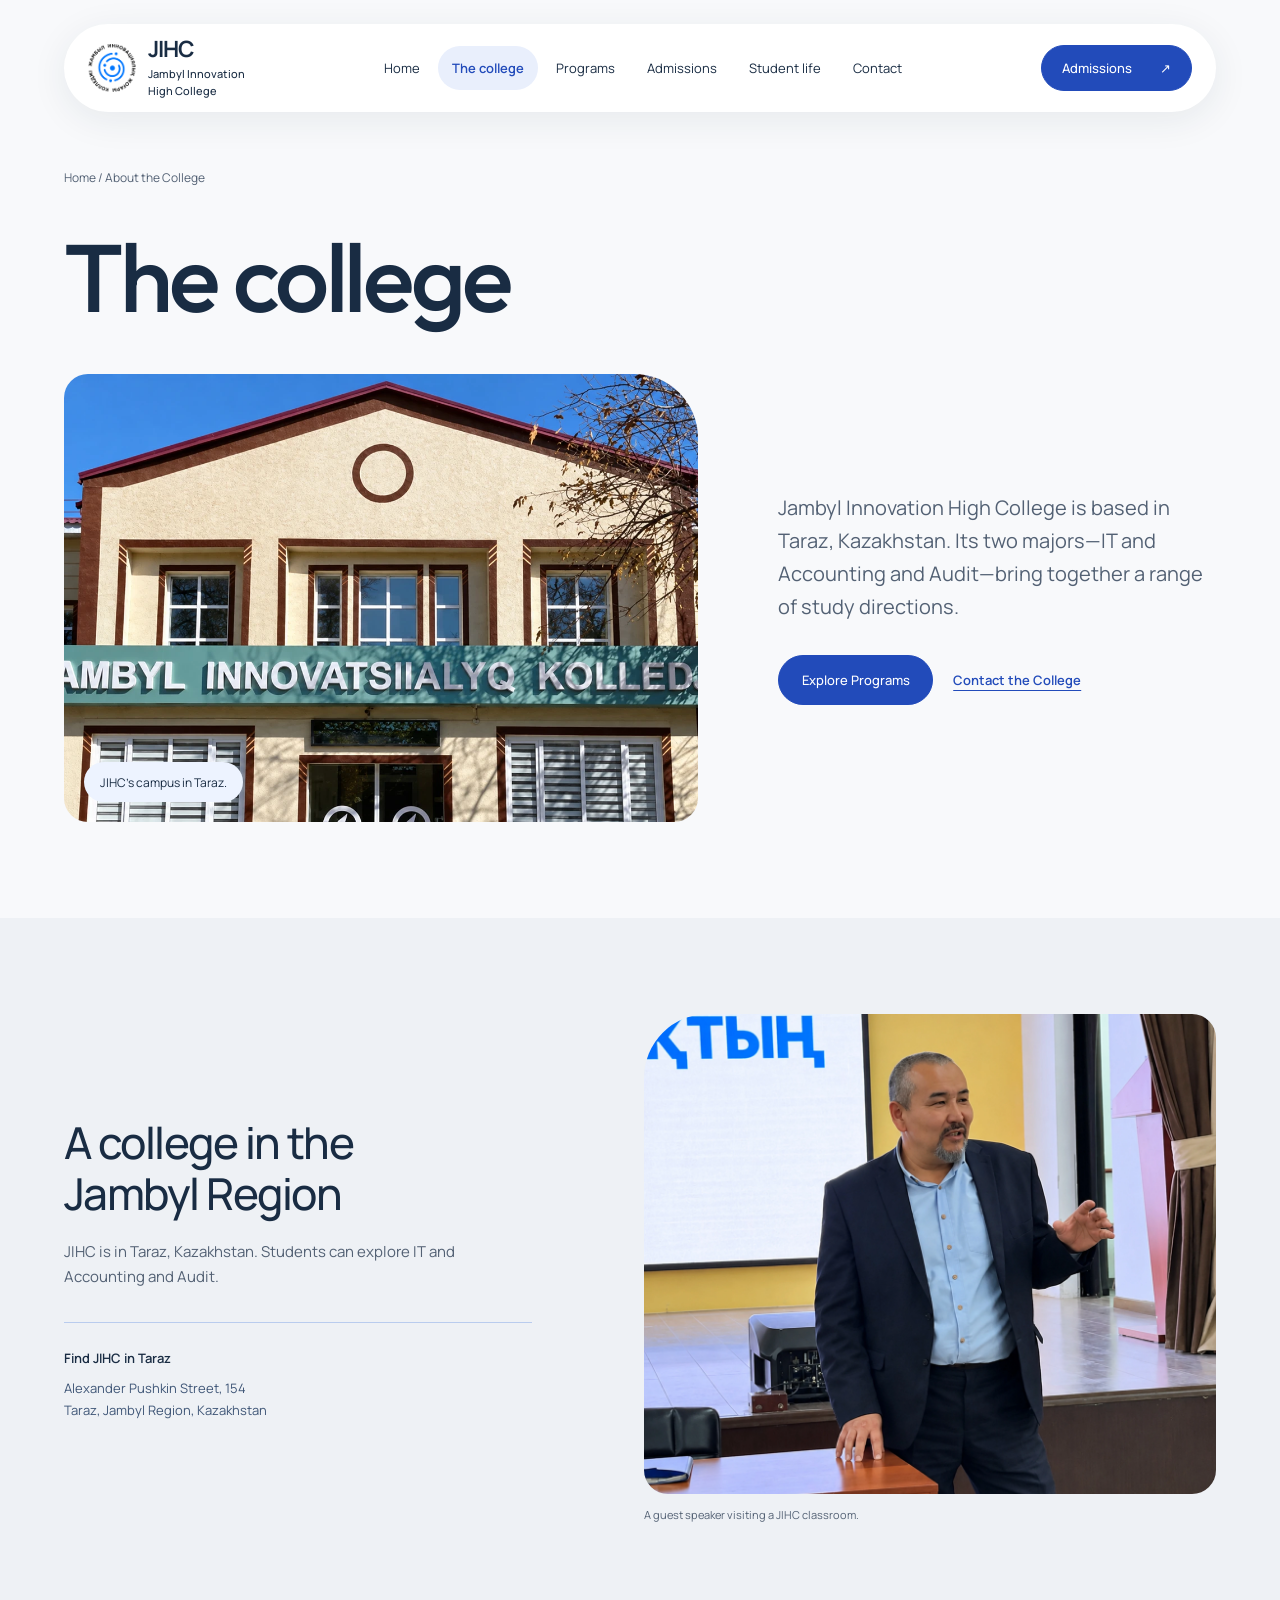
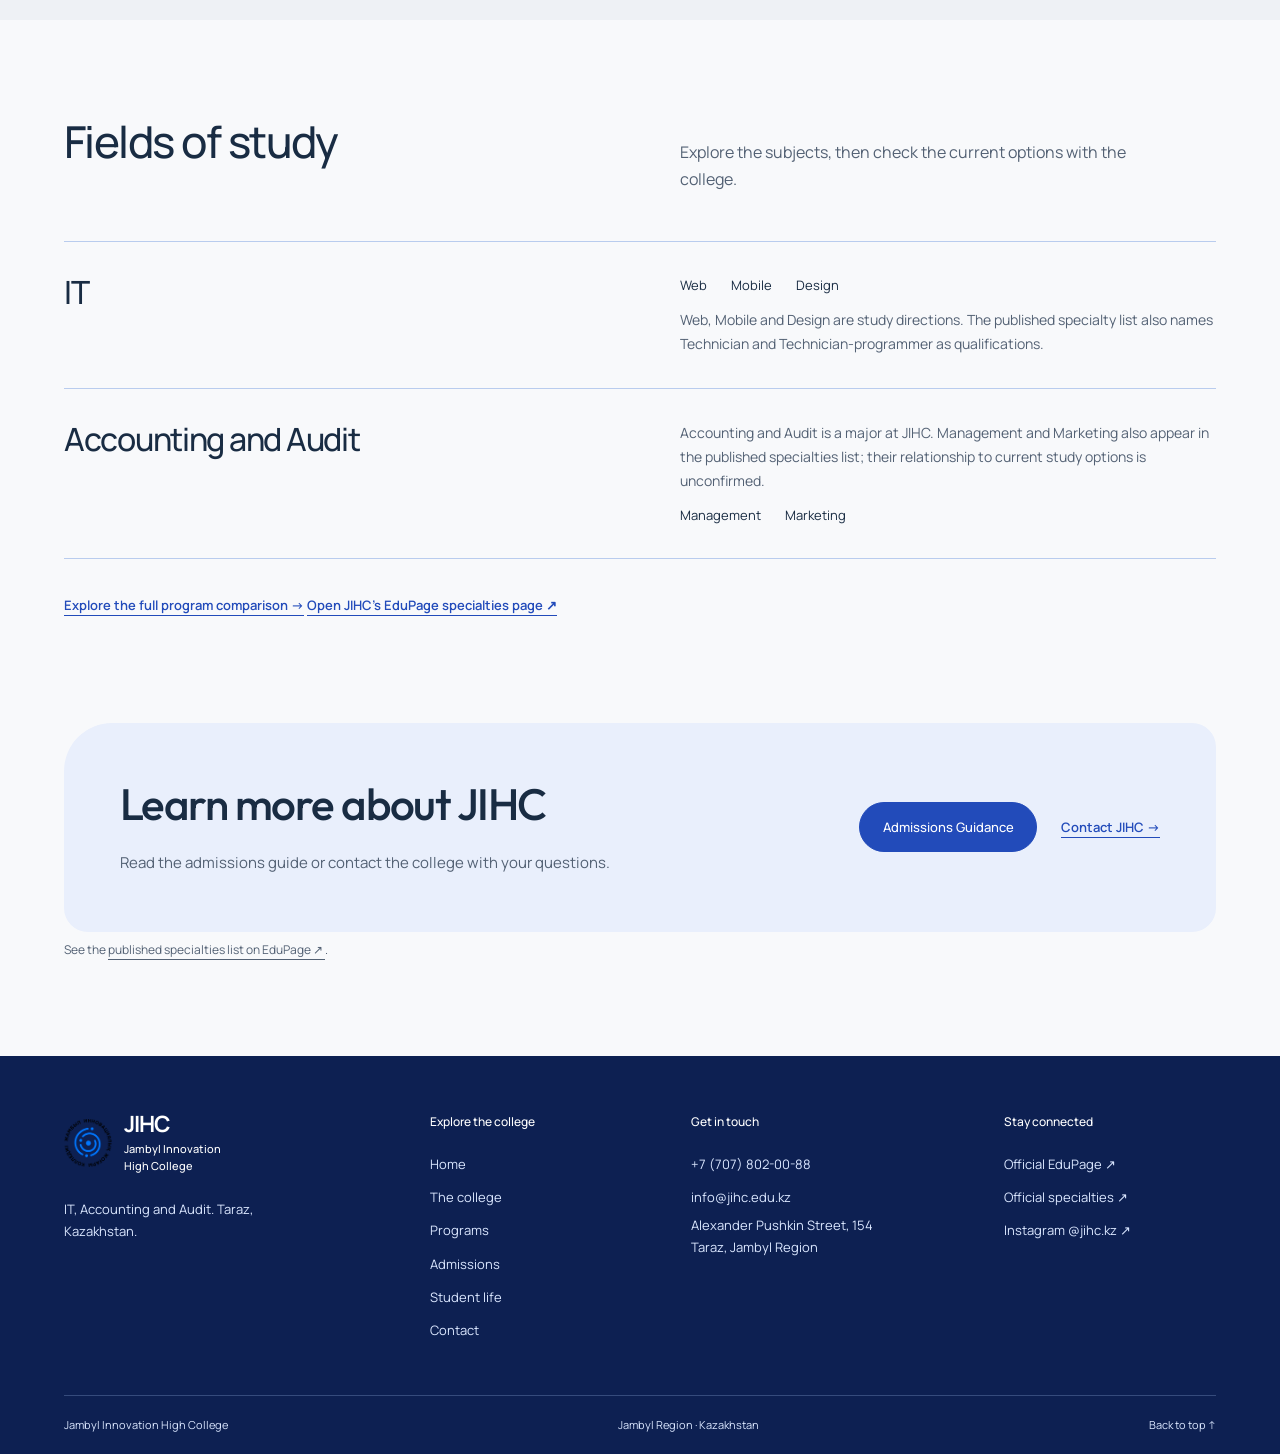
<file: about/index.html>
<!DOCTYPE html>
<html lang="en">
 <head>
  <meta charset="utf-8"/>
  <meta content="width=device-width, initial-scale=1" name="viewport"/>
  <title>
   About Us — Jambyl Innovation High College
  </title>
  <link href="../images/optimized/official-mark.png" rel="icon" type="image/png"/>
  <link href="../site.css" rel="stylesheet"/>
  <link href="style.css" rel="stylesheet"/>
  <script defer="" src="../animations.js">
  </script>
  <meta content="Learn about Jambyl Innovation High College in Taraz, Kazakhstan, and its IT and Accounting and Audit majors." name="description"/>
 </head>
 <body class="about-page">
  <a class="skip-link" href="#main-content">
   Skip to content
  </a>
  <header class="site-header">
   <div class="page-width topbar-inner">
    <a aria-label="JIHC home" class="brand-logo" href="../home/">
     <img alt="" src="../images/optimized/official-mark.png"/>
     <span>
      JIHC
      <small>
       Jambyl Innovation
       <br/>
       High College
      </small>
     </span>
    </a>
    <div class="nav-panel">
     <div class="nav-inner">
      <nav aria-label="Main navigation" class="primary-nav" id="main-navigation">
       <a href="../home/">
        Home
       </a>
       <a aria-current="page" href="../about/">
        The college
       </a>
       <a href="../programs/">
        Programs
       </a>
       <a href="../admissions/">
        Admissions
       </a>
       <a href="../student-life/">
        Student life
       </a>
       <a href="../contact/">
        Contact
       </a>
      </nav>
     </div>
    </div>
    <a class="header-cta" href="../admissions/">
     Admissions
     <span aria-hidden="true">
      ↗
     </span>
    </a>
   </div>
  </header>
  <main id="main-content">
   <section class="content-section about-hero">
    <div class="page-width">
     <p class="breadcrumb">
      <a href="../home/">
       Home
      </a>
      / About the College
     </p>
     <h1 class="about-hero-title">
      The college
     </h1>
     <div class="about-hero-grid">
      <figure class="about-hero-photo">
       <img alt="Jambyl Innovation High College building in Taraz" decoding="async" fetchpriority="high" height="1868" loading="eager" sizes="100vw" src="../images/upscaled/college-building-restored-2x.jpg" srcset="
                  ../images/optimized/college-building-restored-480.webp   480w,
                  ../images/optimized/college-building-restored-960.webp   960w,
                  ../images/optimized/college-building-restored-1440.webp 1440w,
                  ../images/optimized/college-building-restored.webp      1683w,
                  ../images/optimized/college-building-restored-3366.webp 3366w
                " width="3366"/>
       <figcaption>
        JIHC’s campus in Taraz.
       </figcaption>
      </figure>
      <div class="about-hero-copy">
       <p>
        Jambyl Innovation High College is based in Taraz, Kazakhstan. Its two majors—IT and Accounting and Audit—bring together a range of study directions.
       </p>
       <div class="button-row">
        <a class="button" href="../programs/">
         Explore Programs
        </a>
        <a class="text-link" href="../contact/">
         Contact the College
        </a>
       </div>
      </div>
     </div>
    </div>
   </section>
   <section class="content-section section-soft">
    <div class="page-width about-story-grid">
     <div class="about-story-copy">
      <h2>
       A college in the Jambyl Region
      </h2>
      <p>
       JIHC is in Taraz, Kazakhstan. Students can explore IT and Accounting
        and Audit.
      </p>
      <div class="address-note">
       <strong>
        Find JIHC in Taraz
       </strong>
       <span>
        Alexander Pushkin Street, 154
        <br/>
        Taraz, Jambyl Region, Kazakhstan
       </span>
      </div>
     </div>
     <figure class="about-story-photo">
      <img alt="A guest speaker addresses a JIHC classroom" decoding="async" height="2792" loading="lazy" sizes="100vw" src="../images/upscaled/admissions-photo-2x.jpg" srcset="
                    ../images/optimized/admissions-photo-480.webp   480w,
                    ../images/optimized/admissions-photo-720.webp   720w,
                    ../images/optimized/admissions-photo-960.webp   960w,
                    ../images/optimized/admissions-photo.webp      1170w,
                    ../images/optimized/admissions-photo-2340.webp 2340w
                  " width="2340"/>
      <figcaption>
       A guest speaker visiting a JIHC classroom.
      </figcaption>
     </figure>
    </div>
   </section>
   <section class="content-section about-fields">
    <div class="page-width">
     <div class="section-heading about-fields-heading">
      <h2>
       Fields of study
      </h2>
      <p>
       Explore the subjects, then check the current options with the college.
      </p>
     </div>
     <div class="about-field-list">
      <article class="about-field-row">
       <div class="about-field-copy">
        <h3>
         IT
        </h3>
        <ul aria-label="IT study directions" class="about-directions">
         <li>
          Web
         </li>
         <li>
          Mobile
         </li>
         <li>
          Design
         </li>
        </ul>
        <p>
         Web, Mobile and Design are study directions. The published specialty
         list also names Technician and Technician-programmer as qualifications.
        </p>
       </div>
      </article>
      <article class="about-field-row">
       <div class="about-field-copy">
        <h3>
         Accounting and Audit
        </h3>
        <p>
         Accounting and Audit is a major at JIHC. Management and Marketing also
         appear in the published specialties list; their relationship to
         current study options is unconfirmed.
        </p>
        <ul aria-label="Other specialties listed by JIHC" class="about-directions">
         <li>
          Management
         </li>
         <li>
          Marketing
         </li>
        </ul>
       </div>
      </article>
     </div>
     <a class="text-link about-all-fields" href="../programs/#program-comparison-title">
      Explore the full program comparison →
     </a>
     <a class="text-link about-all-fields" href="https://jihc.edupage.org/a/-12">
      Open JIHC’s EduPage specialties page ↗
     </a>
    </div>
   </section>
   <section class="content-section about-cta-section">
    <div class="page-width">
     <div class="cta-band">
      <div>
       <h2>
        Learn more about JIHC
       </h2>
       <p>
        Read the admissions guide or contact the college with your questions.
       </p>
      </div>
      <div class="button-row">
       <a class="button" href="../admissions/">
        Admissions Guidance
       </a>
       <a class="text-link" href="../contact/">
        Contact JIHC →
       </a>
      </div>
     </div>
     <p class="about-resource">
      See the
      <a href="https://jihc.edupage.org/a/-12">
       published specialties list on EduPage ↗
      </a>
      .
     </p>
    </div>
   </section>
  </main>
  <footer class="site-footer">
   <div class="page-width footer-panel">
    <div class="footer-main">
     <div class="footer-about">
      <a class="brand-logo" href="../home/">
       <img alt="JIHC official mark" src="../images/optimized/official-mark.png"/>
       <span>
        JIHC
        <small>
         Jambyl Innovation
         <br/>
         High College
        </small>
       </span>
      </a>
      <p>
       IT, Accounting and Audit. Taraz, Kazakhstan.
      </p>
     </div>
     <div class="footer-column">
      <h3>
       Explore the college
      </h3>
      <a href="../home/">
       Home
      </a>
      <a href="../about/">
       The college
      </a>
      <a href="../programs/">
       Programs
      </a>
      <a href="../admissions/">
       Admissions
      </a>
      <a href="../student-life/">
       Student life
      </a>
      <a href="../contact/">
       Contact
      </a>
     </div>
     <div class="footer-column">
      <h3>
       Get in touch
      </h3>
      <a href="tel:+77078020088">
       +7 (707) 802-00-88
      </a>
      <a href="mailto:info@jihc.edu.kz">
       info@jihc.edu.kz
      </a>
      <p>
       Alexander Pushkin Street, 154
       <br/>
       Taraz, Jambyl Region
      </p>
     </div>
     <div class="footer-column">
      <h3>
       Stay connected
      </h3>
      <a href="https://jihc.edupage.org/">
       Official EduPage ↗
      </a>
      <a href="https://jihc.edupage.org/a/-12">
       Official specialties ↗
      </a>
      <a href="https://www.instagram.com/jihc.kz/">
       Instagram @jihc.kz ↗
      </a>
     </div>
    </div>
    <div class="footer-bottom">
     <span>
      Jambyl Innovation High College
     </span>
     <span>
      Jambyl Region · Kazakhstan
     </span>
     <a href="#main-content">
      Back to top ↑
     </a>
    </div>
   </div>
  </footer>
 </body>
</html>
</file>
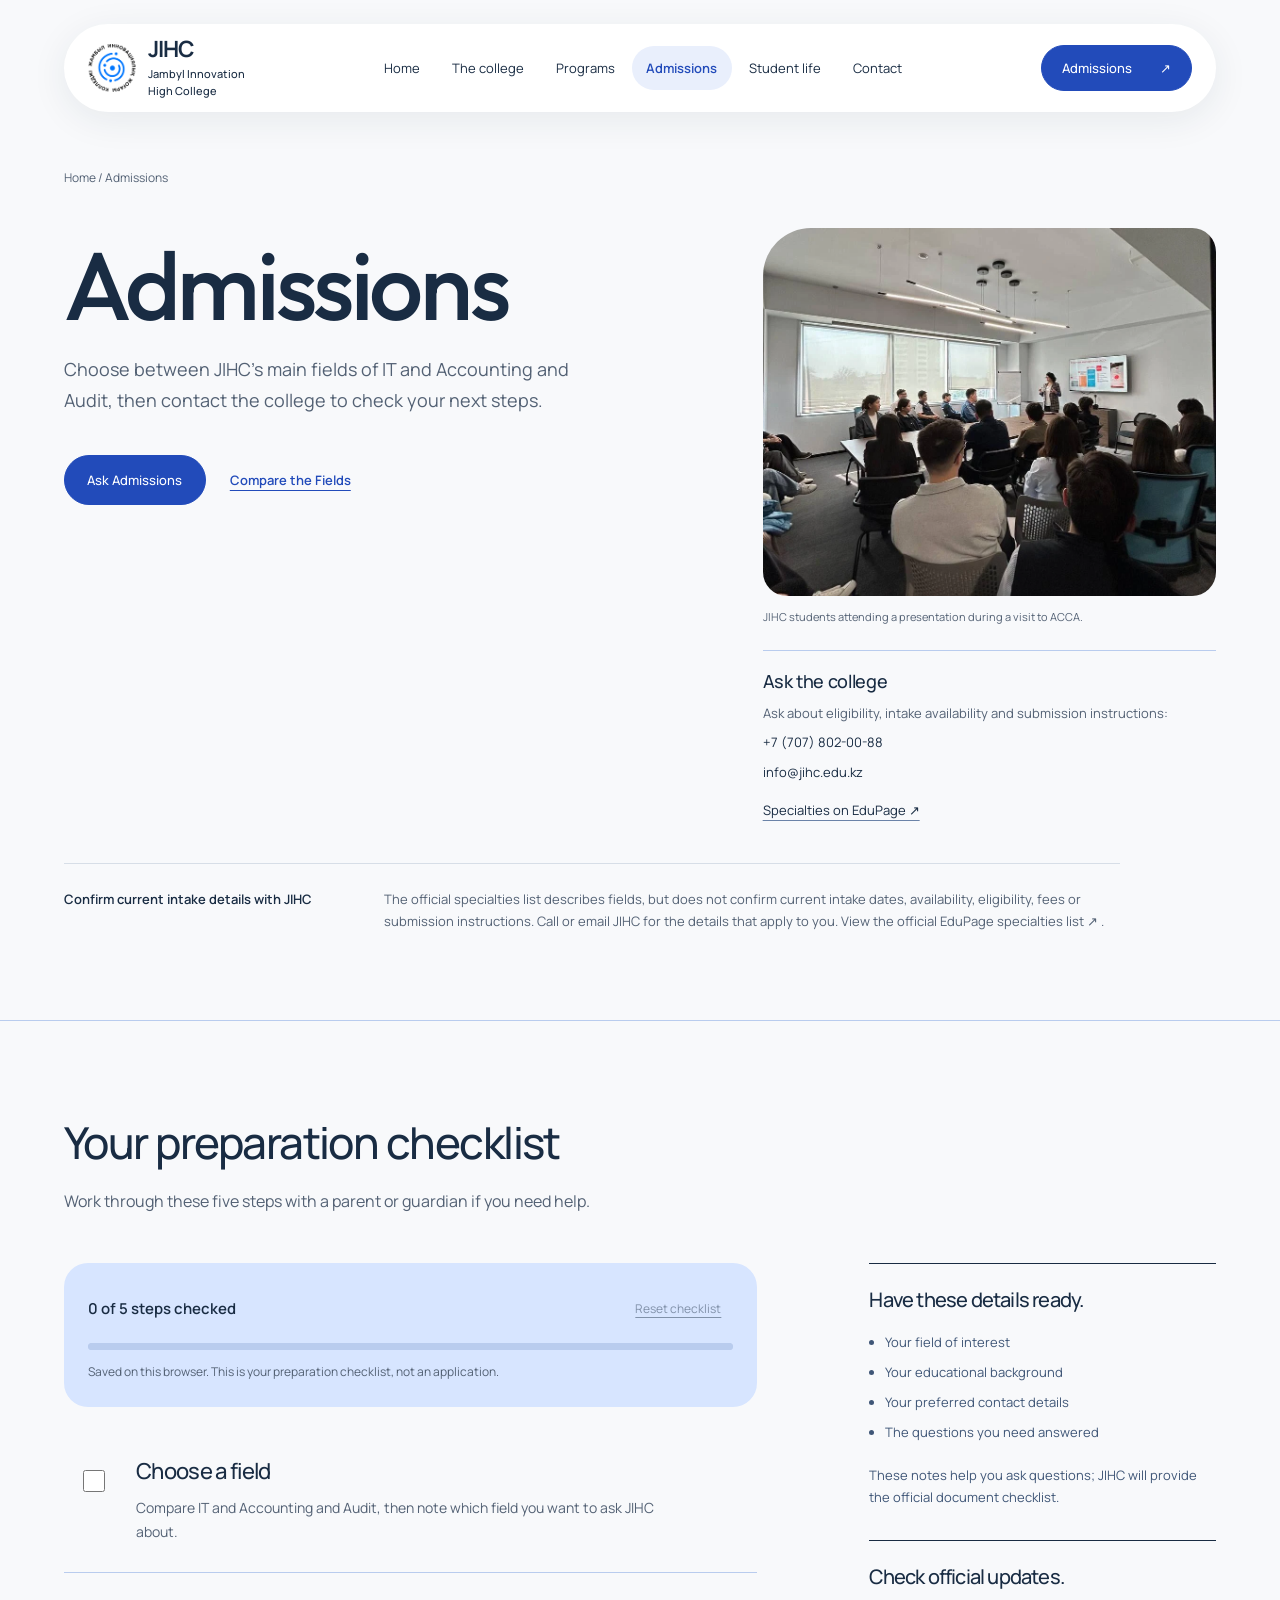
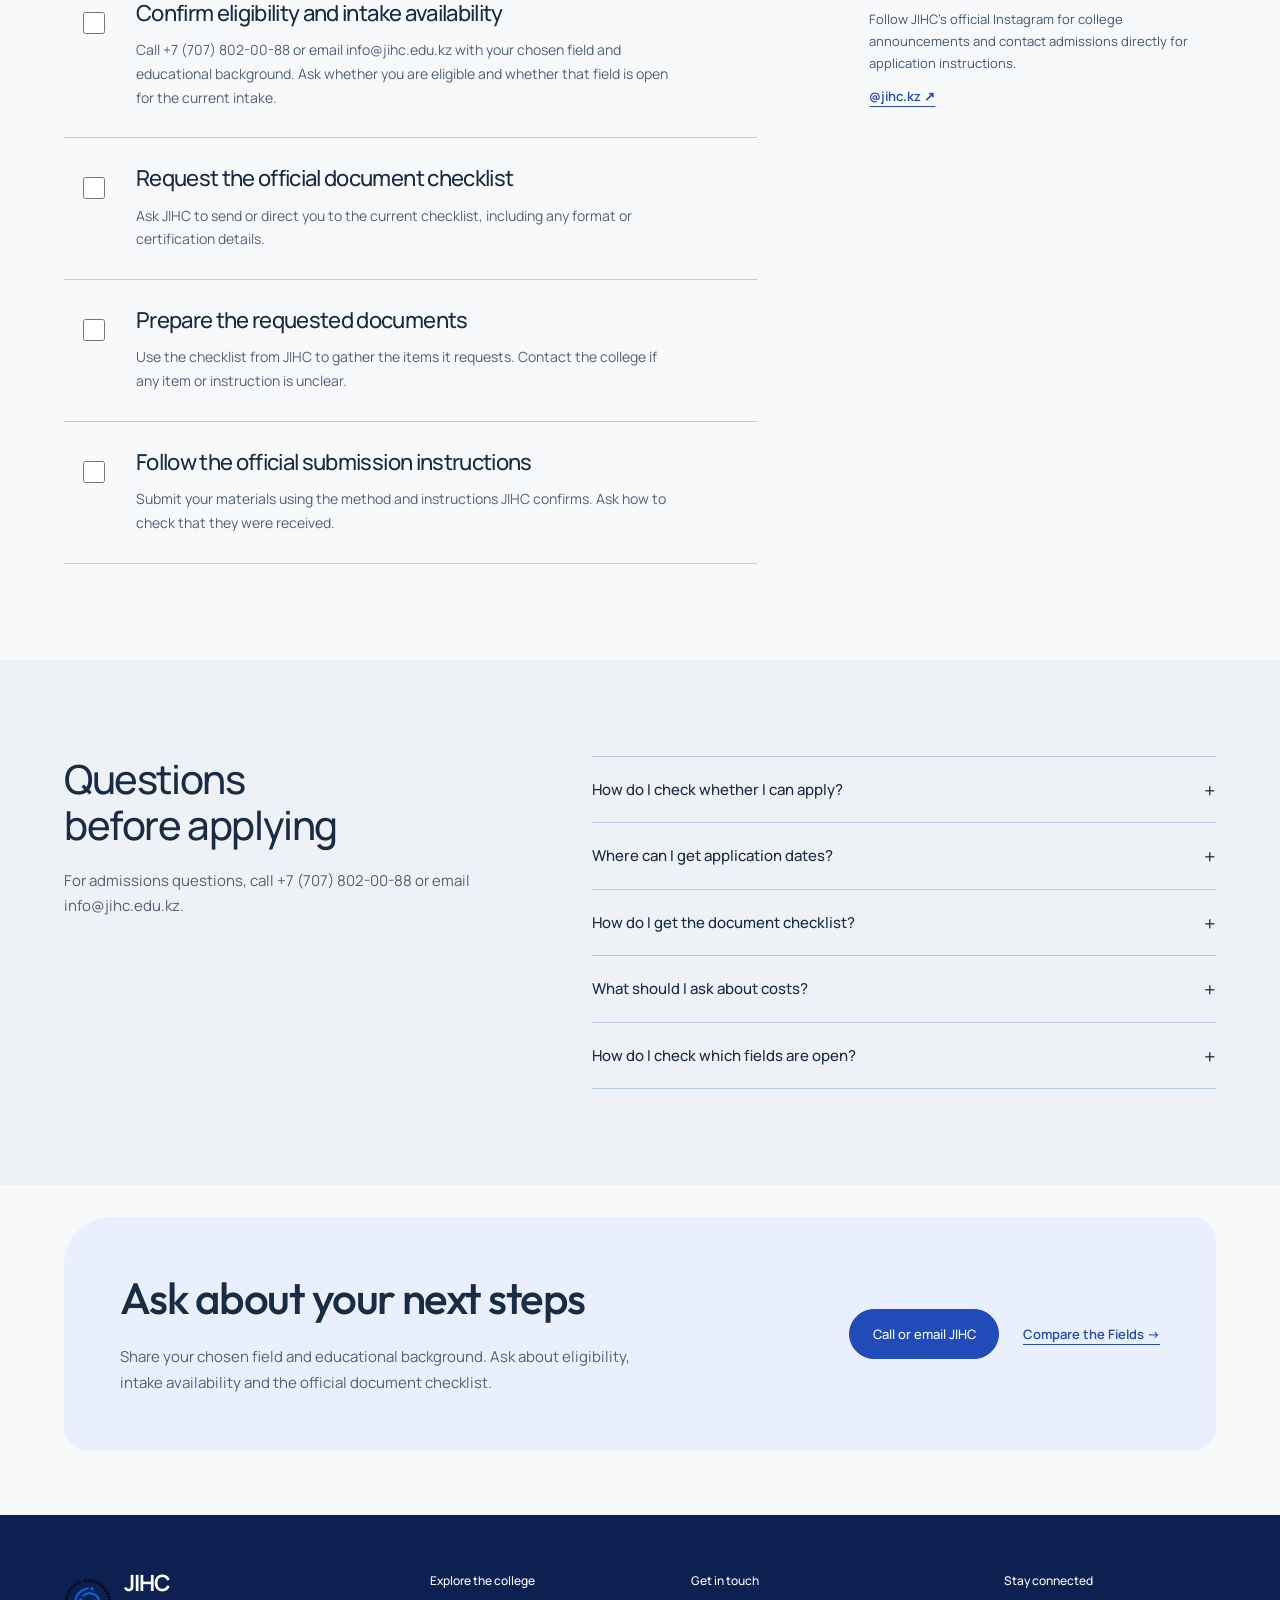
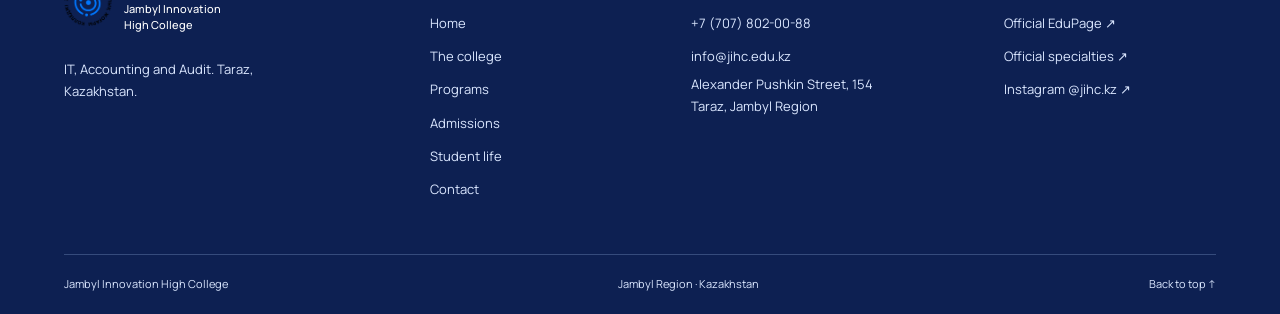
<file: admissions/index.html>
<!DOCTYPE html>
<html lang="en">
 <head>
  <meta charset="utf-8"/>
  <meta content="width=device-width, initial-scale=1" name="viewport"/>
  <title>
   Admissions — Jambyl Innovation High College
  </title>
  <link href="../images/optimized/official-mark.png" rel="icon" type="image/png"/>
  <link href="../site.css" rel="stylesheet"/>
  <link href="style.css" rel="stylesheet"/>
  <link href="../interactions.css" rel="stylesheet"/>
  <script defer="" src="../animations.js">
  </script>
  <script defer="" src="../interactions.js">
  </script>
  <meta content="Compare JIHC’s IT and Accounting and Audit fields, prepare questions about eligibility and intake availability, and contact admissions in Taraz." name="description"/>
 </head>
 <body class="admissions-page">
  <a class="skip-link" href="#main-content">
   Skip to content
  </a>
  <header class="site-header">
   <div class="page-width topbar-inner">
    <a aria-label="JIHC home" class="brand-logo" href="../home/">
     <img alt="" src="../images/optimized/official-mark.png"/>
     <span>
      JIHC
      <small>
       Jambyl Innovation
       <br/>
       High College
      </small>
     </span>
    </a>
    <div class="nav-panel">
     <div class="nav-inner">
      <nav aria-label="Main navigation" class="primary-nav" id="main-navigation">
       <a href="../home/">
        Home
       </a>
       <a href="../about/">
        The college
       </a>
       <a href="../programs/">
        Programs
       </a>
       <a aria-current="page" href="../admissions/">
        Admissions
       </a>
       <a href="../student-life/">
        Student life
       </a>
       <a href="../contact/">
        Contact
       </a>
      </nav>
     </div>
    </div>
    <a class="header-cta" href="../admissions/">
     Admissions
     <span aria-hidden="true">
      ↗
     </span>
    </a>
   </div>
  </header>
  <main id="main-content">
   <section class="content-section admissions-hero">
    <div class="page-width">
     <p class="breadcrumb">
      <a href="../home/">
       Home
      </a>
      / Admissions
     </p>
     <div class="admissions-hero-grid">
      <div class="admissions-hero-copy">
       <h1>
        Admissions
       </h1>
       <p>
        Choose between JIHC’s main fields of IT and Accounting and Audit, then contact the college to check your next steps.
       </p>
       <div class="button-row">
        <a class="button" href="../contact/">
         Ask Admissions
        </a>
        <a class="text-link" href="../programs/">
         Compare the Fields
        </a>
       </div>
      </div>
      <div class="admissions-hero-side">
       <figure class="admissions-photo">
        <img alt="JIHC students listening to a presentation at ACCA" decoding="async" fetchpriority="high" height="1280" loading="eager" src="../images/optimized/jihc-acca-class-session.webp" width="960"/>
        <figcaption>
         JIHC students attending a presentation during a visit to ACCA.
        </figcaption>
       </figure>
       <aside class="admissions-contact card">
        <h2>
         Ask the college
        </h2>
        <p>
         Ask about eligibility, intake availability and submission instructions:
        </p>
        <a href="tel:+77078020088">
         +7 (707) 802-00-88
        </a>
        <a href="mailto:info@jihc.edu.kz">
         info@jihc.edu.kz
        </a>
        <a href="https://jihc.edupage.org/a/-12">
         Specialties on EduPage ↗
        </a>
       </aside>
      </div>
     </div>
     <div class="callout admissions-notice">
      <div>
       <strong>
        Confirm current intake details with JIHC
       </strong>
       <span>
        The official specialties list describes fields, but does not confirm current intake dates, availability, eligibility, fees or submission instructions. Call or email JIHC for the details that apply to you.
        <a href="https://jihc.edupage.org/a/-12">
         View the official EduPage specialties list ↗
        </a>
        .
       </span>
      </div>
     </div>
    </div>
   </section>
   <section class="content-section admissions-steps-section">
    <div class="page-width">
     <div class="section-heading">
      <h2>
       Your preparation checklist
      </h2>
      <p>
       Work through these five steps with a parent or guardian if you need help.
      </p>
     </div>
     <div class="admissions-prep-grid">
      <div class="prep-workspace">
       <div class="prep-tracker" data-prep-tracker="" hidden="">
        <div class="prep-tracker-top">
         <p data-prep-status="" role="status">
          0 of 5 steps checked
         </p>
         <button class="quiet-button" data-prep-reset="" disabled="" type="button">
          Reset checklist
         </button>
        </div>
        <progress aria-label="Application preparation progress" data-prep-progress="" max="5" value="0">
        </progress>
        <p class="prep-note" data-prep-note="">
         Saved on this browser. This checklist is for your own preparation, not an application.
        </p>
       </div>
       <ol class="step-list admissions-timeline">
        <li class="step-card">
         <div class="step-marker">
          <label class="step-check" hidden="">
           <input aria-labelledby="prep-heading-1" data-prep-step="step-1" id="prep-step-1" type="checkbox"/>
          </label>
          <span aria-hidden="true" class="step-index">
           01
          </span>
         </div>
         <div>
          <h3 id="prep-heading-1">
           Choose a field
          </h3>
          <p>
           Compare IT and Accounting and Audit, then note which field you want to ask JIHC about.
          </p>
         </div>
        </li>
        <li class="step-card">
         <div class="step-marker">
          <label class="step-check" hidden="">
           <input aria-labelledby="prep-heading-2" data-prep-step="step-2" id="prep-step-2" type="checkbox"/>
          </label>
          <span aria-hidden="true" class="step-index">
           02
          </span>
         </div>
         <div>
          <h3 id="prep-heading-2">
           Confirm eligibility and intake availability
          </h3>
          <p>
           Call +7 (707) 802-00-88 or email info@jihc.edu.kz with your chosen field and educational background. Ask whether you are eligible and whether that field is open for the current intake.
          </p>
         </div>
        </li>
        <li class="step-card">
         <div class="step-marker">
          <label class="step-check" hidden="">
           <input aria-labelledby="prep-heading-3" data-prep-step="step-3" id="prep-step-3" type="checkbox"/>
          </label>
          <span aria-hidden="true" class="step-index">
           03
          </span>
         </div>
         <div>
          <h3 id="prep-heading-3">
           Request the official document checklist
          </h3>
          <p>
           Ask JIHC to send or direct you to the current checklist, including any format or certification details.
          </p>
         </div>
        </li>
        <li class="step-card">
         <div class="step-marker">
          <label class="step-check" hidden="">
           <input aria-labelledby="prep-heading-4" data-prep-step="step-4" id="prep-step-4" type="checkbox"/>
          </label>
          <span aria-hidden="true" class="step-index">
           04
          </span>
         </div>
         <div>
          <h3 id="prep-heading-4">
           Prepare the requested documents
          </h3>
          <p>
           Use the checklist from JIHC to gather the items it requests. Contact the college if any item or instruction is unclear.
          </p>
         </div>
        </li>
        <li class="step-card">
         <div class="step-marker">
          <label class="step-check" hidden="">
           <input aria-labelledby="prep-heading-5" data-prep-step="step-5" id="prep-step-5" type="checkbox"/>
          </label>
          <span aria-hidden="true" class="step-index">
           05
          </span>
         </div>
         <div>
          <h3 id="prep-heading-5">
           Follow the official submission instructions
          </h3>
          <p>
           Submit your materials using the method and instructions JIHC confirms. Ask how to check that they were received.
          </p>
         </div>
        </li>
       </ol>
      </div>
      <aside class="admissions-side-notes">
       <div class="side-note card">
        <h3>
         Have these details ready.
        </h3>
        <ul>
         <li>
          Your field of interest
         </li>
         <li>
          Your educational background
         </li>
         <li>
          Your preferred contact details
         </li>
         <li>
          The questions you need answered
         </li>
        </ul>
        <p>
         These notes help you ask questions; JIHC will provide the official document checklist.
        </p>
       </div>
       <div class="side-note card">
        <h3>
         Check official updates.
        </h3>
        <p>
         Follow JIHC’s official Instagram for college announcements and
                  contact admissions directly for application instructions.
        </p>
        <a class="text-link" href="https://www.instagram.com/jihc.kz/">
         @jihc.kz ↗
        </a>
       </div>
      </aside>
     </div>
    </div>
   </section>
   <section class="content-section section-soft admissions-faq">
    <div class="page-width">
     <div class="section-heading">
      <h2>
       Questions before applying
      </h2>
      <p>
       For admissions questions, call +7 (707) 802-00-88 or email info@jihc.edu.kz.
      </p>
     </div>
     <div class="accordion admissions-accordion" id="admissionsQuestions">
      <details class="faq-item">
       <summary>
        How do I check whether I can apply?
       </summary>
       <div class="accordion-body">
        <p>
         Share your educational background and chosen field, then ask which eligibility criteria apply to you.
        </p>
       </div>
      </details>
      <details class="faq-item">
       <summary>
        Where can I get application dates?
       </summary>
       <div class="accordion-body">
        <p>
         Ask for the current application dates and whether applications are open for your chosen field.
        </p>
       </div>
      </details>
      <details class="faq-item">
       <summary>
        How do I get the document checklist?
       </summary>
       <div class="accordion-body">
        <p>
         Request the official checklist and clarify any format or verification instructions you need to follow.
        </p>
       </div>
      </details>
      <details class="faq-item">
       <summary>
        What should I ask about costs?
       </summary>
       <div class="accordion-body">
        <p>
         Ask about current fees, payment timing and methods, and any other costs to plan for.
        </p>
       </div>
      </details>
      <details class="faq-item">
       <summary>
        How do I check which fields are open?
       </summary>
       <div class="accordion-body">
        <p>
         JIHC’s two main fields are IT and Accounting and Audit. Ask which fields are open for the intake you are considering.
        </p>
       </div>
      </details>
     </div>
    </div>
   </section>
   <section class="content-section admissions-cta-section">
    <div class="page-width">
     <div class="cta-band">
      <div>
       <h2>
        Ask about your next steps
       </h2>
       <p>
        Share your chosen field and educational background. Ask about eligibility, intake availability and the official document checklist.
       </p>
      </div>
      <div class="button-row">
       <a class="button" href="../contact/">
        Call or email JIHC
       </a>
       <a class="text-link" href="../programs/">
        Compare the Fields →
       </a>
      </div>
     </div>
    </div>
   </section>
  </main>
  <footer class="site-footer">
   <div class="page-width footer-panel">
    <div class="footer-main">
     <div class="footer-about">
      <a class="brand-logo" href="../home/">
       <img alt="JIHC official mark" src="../images/optimized/official-mark.png"/>
       <span>
        JIHC
        <small>
         Jambyl Innovation
         <br/>
         High College
        </small>
       </span>
      </a>
      <p>
       IT, Accounting and Audit. Taraz, Kazakhstan.
      </p>
     </div>
     <div class="footer-column">
      <h3>
       Explore the college
      </h3>
      <a href="../home/">
       Home
      </a>
      <a href="../about/">
       The college
      </a>
      <a href="../programs/">
       Programs
      </a>
      <a href="../admissions/">
       Admissions
      </a>
      <a href="../student-life/">
       Student life
      </a>
      <a href="../contact/">
       Contact
      </a>
     </div>
     <div class="footer-column">
      <h3>
       Get in touch
      </h3>
      <a href="tel:+77078020088">
       +7 (707) 802-00-88
      </a>
      <a href="mailto:info@jihc.edu.kz">
       info@jihc.edu.kz
      </a>
      <p>
       Alexander Pushkin Street, 154
       <br/>
       Taraz, Jambyl Region
      </p>
     </div>
     <div class="footer-column">
      <h3>
       Stay connected
      </h3>
      <a href="https://jihc.edupage.org/">
       Official EduPage ↗
      </a>
      <a href="https://jihc.edupage.org/a/-12">
       Official specialties ↗
      </a>
      <a href="https://www.instagram.com/jihc.kz/">
       Instagram @jihc.kz ↗
      </a>
     </div>
    </div>
    <div class="footer-bottom">
     <span>
      Jambyl Innovation High College
     </span>
     <span>
      Jambyl Region · Kazakhstan
     </span>
     <a href="#main-content">
      Back to top ↑
     </a>
    </div>
   </div>
  </footer>
 </body>
</html>
</file>
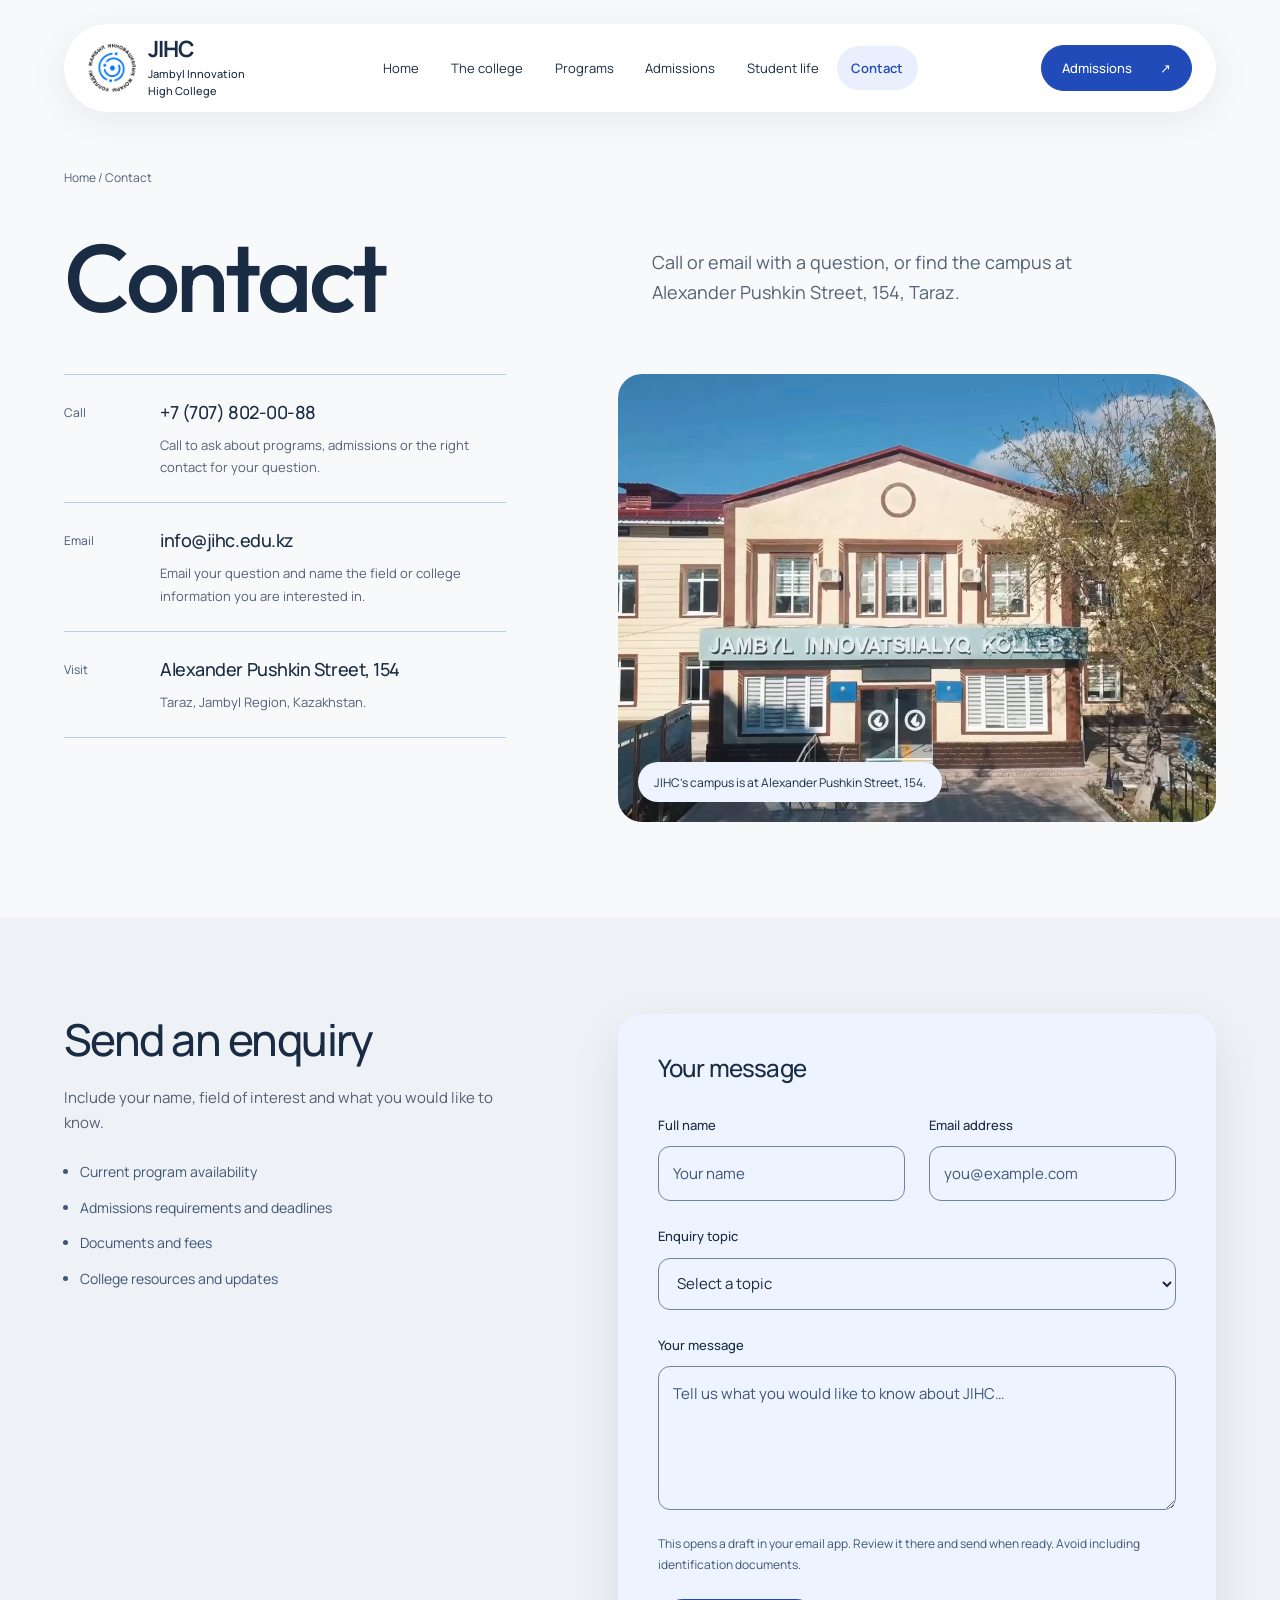
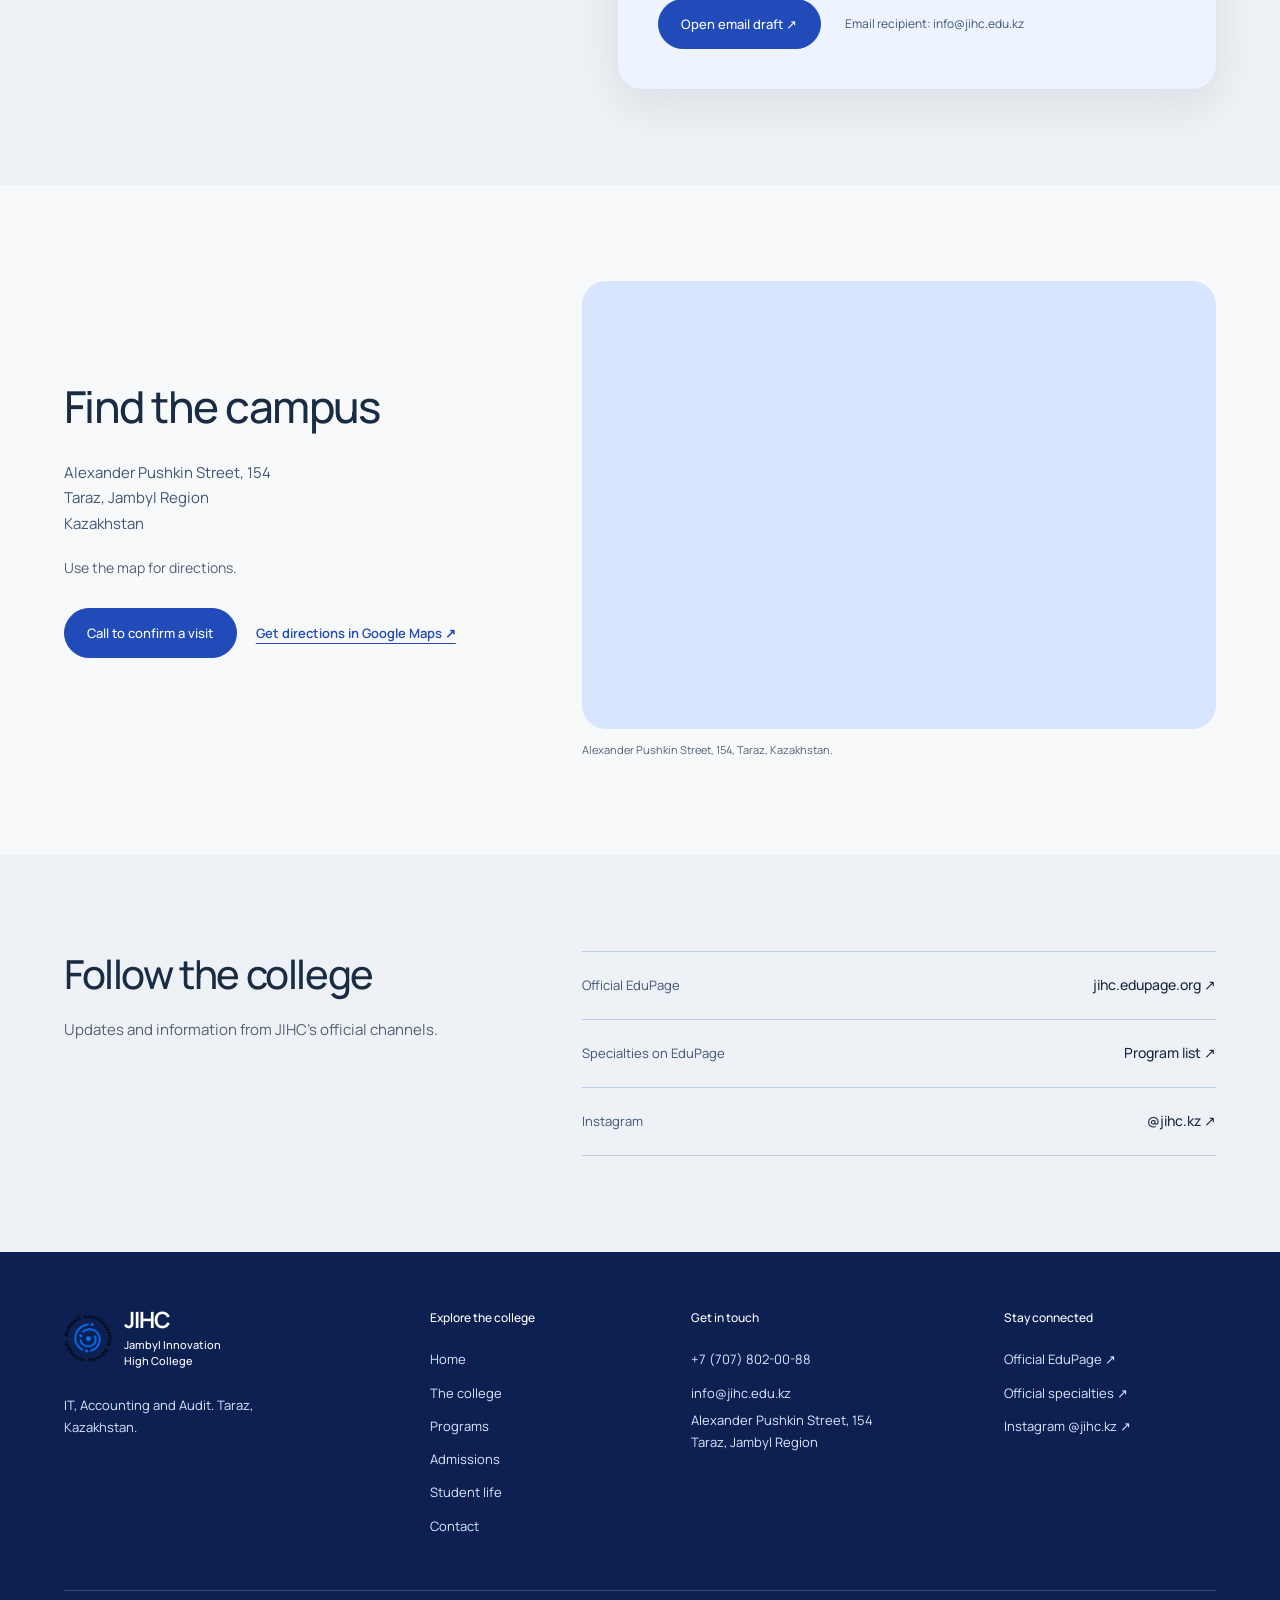
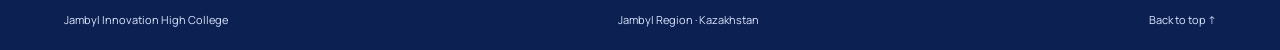
<file: contact/index.html>
<!DOCTYPE html>
<html lang="en">
 <head>
  <meta charset="utf-8"/>
  <meta content="width=device-width, initial-scale=1" name="viewport"/>
  <title>
   Contact — Jambyl Innovation High College
  </title>
  <link href="../images/optimized/official-mark.png" rel="icon" type="image/png"/>
  <link href="../site.css" rel="stylesheet"/>
  <link href="style.css" rel="stylesheet"/>
  <script defer="" src="../animations.js">
  </script>
  <meta content="Call, email or visit Jambyl Innovation High College in Taraz. Find official contact details, directions and an email-app enquiry form." name="description"/>
 </head>
 <body class="contact-page">
  <a class="skip-link" href="#main-content">
   Skip to content
  </a>
  <header class="site-header">
   <div class="page-width topbar-inner">
    <a aria-label="JIHC home" class="brand-logo" href="../home/">
     <img alt="" src="../images/optimized/official-mark.png"/>
     <span>
      JIHC
      <small>
       Jambyl Innovation
       <br/>
       High College
      </small>
     </span>
    </a>
    <div class="nav-panel">
     <div class="nav-inner">
      <nav aria-label="Main navigation" class="primary-nav" id="main-navigation">
       <a href="../home/">
        Home
       </a>
       <a href="../about/">
        The college
       </a>
       <a href="../programs/">
        Programs
       </a>
       <a href="../admissions/">
        Admissions
       </a>
       <a href="../student-life/">
        Student life
       </a>
       <a aria-current="page" href="../contact/">
        Contact
       </a>
      </nav>
     </div>
    </div>
    <a class="header-cta" href="../admissions/">
     Admissions
     <span aria-hidden="true">
      ↗
     </span>
    </a>
   </div>
  </header>
  <main id="main-content">
   <section class="content-section contact-hero">
    <div class="page-width">
     <p class="breadcrumb">
      <a href="../home/">
       Home
      </a>
      / Contact
     </p>
     <div class="contact-hero-grid">
      <div>
       <h1>
        Contact
       </h1>
       <p>
        Call or email with a question, or find the campus at Alexander Pushkin Street, 154, Taraz.
       </p>
      </div>
     </div>
     <div class="contact-details-layout">
      <div class="contact-directory">
       <article class="contact-directory-item">
        <p class="contact-label">
         Call
        </p>
        <h2>
         <a href="tel:+77078020088">
          +7 (707) 802-00-88
         </a>
        </h2>
        <p>
         Call to ask about programs, admissions or the right contact for your question.
        </p>
       </article>
       <article class="contact-directory-item">
        <p class="contact-label">
         Email
        </p>
        <h2>
         <a href="mailto:info@jihc.edu.kz">
          info@jihc.edu.kz
         </a>
        </h2>
        <p>
         Email your question and name the field or college information you are interested in.
        </p>
       </article>
       <article class="contact-directory-item">
        <p class="contact-label">
         Visit
        </p>
        <h2>
         Alexander Pushkin Street, 154
        </h2>
        <p>
         Taraz, Jambyl Region, Kazakhstan.
        </p>
       </article>
      </div>
      <figure>
       <img alt="A wide view of the JIHC campus entrance and grounds" decoding="async" height="810" loading="lazy" src="../images/optimized/jihc-campus-wide.webp" width="1440"/>
       <figcaption>
        JIHC’s campus is at Alexander Pushkin Street, 154.
       </figcaption>
      </figure>
     </div>
    </div>
   </section>
   <section class="content-section section-soft contact-enquiry">
    <div class="page-width enquiry-grid">
     <div class="enquiry-copy">
      <h2>
       Send an enquiry
      </h2>
      <p>
       Include your name, field of interest and what you would like to know.
      </p>
      <ul>
       <li>
        Current program availability
       </li>
       <li>
        Admissions requirements and deadlines
       </li>
       <li>
        Documents and fees
       </li>
       <li>
        College resources and updates
       </li>
      </ul>
     </div>
     <form action="mailto:info@jihc.edu.kz" aria-label="Prepare an email enquiry" class="enquiry-form card" id="enquiry-form" method="get">
      <div class="form-heading">
       <h2>
        Your message
       </h2>
      </div>
      <div class="form-two-fields">
       <label>
        Full name
        <input autocomplete="name" name="name" placeholder="Your name" required="" type="text"/>
       </label>
       <label>
        Email address
        <input autocomplete="email" name="email" placeholder="you@example.com" required="" type="email"/>
       </label>
      </div>
      <label class="enquiry-topic-field">
       Enquiry topic
       <span class="select-wrap">
        <select name="topic" required="">
         <option value="">
          Select a topic
         </option>
         <option value="Programs">
          Programs
         </option>
         <option value="Admissions">
          Admissions
         </option>
         <option value="Student life">
          Student life
         </option>
         <option value="Visiting JIHC">
          Visiting JIHC
         </option>
         <option value="Other">
          Other
         </option>
        </select>
       </span>
      </label>
      <label class="enquiry-message-field">
       Your message
       <textarea minlength="10" name="message" placeholder="Tell us what you would like to know about JIHC…" required=""></textarea>
      </label>
      <p class="form-note">
       This opens a draft in your email app. Review it there and send
              when ready. Avoid including identification documents.
      </p>
      <div class="form-submit-row">
       <button class="button" type="submit">
        Open email draft ↗
       </button>
       <span>
        Email recipient: info@jihc.edu.kz
       </span>
      </div>
      <noscript>
       To make an enquiry, email info@jihc.edu.kz directly.
      </noscript>
     </form>
    </div>
   </section>
   <section class="content-section contact-location">
    <div class="page-width contact-location-copy">
     <div>
      <h2>
       Find the campus
      </h2>
      <address>
       Alexander Pushkin Street, 154
       <br/>
       Taraz, Jambyl Region
       <br/>
       Kazakhstan
      </address>
      <p>
       Use the map for directions.
      </p>
      <a class="button" href="tel:+77078020088">
       Call to confirm a visit
      </a>
      <a class="text-link" href="https://www.google.com/maps/search/?api=1&amp;query=Jambyl+Innovation+High+College%2C+154+Alexander+Pushkin+Street%2C+Taraz%2C+Kazakhstan">
       Get directions in Google Maps ↗
      </a>
     </div>
     <figure class="contact-map">
      <iframe allowfullscreen="" height="480" loading="lazy" referrerpolicy="no-referrer-when-downgrade" src="https://www.google.com/maps?q=Jambyl+Innovation+High+College%2C+154+Alexander+Pushkin+Street%2C+Taraz%2C+Kazakhstan&amp;z=16&amp;output=embed" title="Google Map of JIHC at Alexander Pushkin Street, 154, Taraz, Kazakhstan" width="1248">
      </iframe>
      <figcaption>
       Alexander Pushkin Street, 154, Taraz, Kazakhstan.
      </figcaption>
     </figure>
    </div>
   </section>
   <section class="content-section section-soft contact-channels">
    <div class="page-width">
     <div class="section-heading">
      <h2>
       Follow the college
      </h2>
      <p>
       Updates and information from JIHC’s official channels.
      </p>
     </div>
     <nav aria-label="Official JIHC channels" class="official-channel-list">
      <a class="official-channel" href="https://jihc.edupage.org/">
       <span>
        Official EduPage
       </span>
       <strong>
        jihc.edupage.org ↗
       </strong>
      </a>
      <a class="official-channel" href="https://jihc.edupage.org/a/-12">
       <span>
        Specialties on EduPage
       </span>
       <strong>
        Program list ↗
       </strong>
      </a>
      <a class="official-channel" href="https://www.instagram.com/jihc.kz/">
       <span>
        Instagram
       </span>
       <strong>
        @jihc.kz ↗
       </strong>
      </a>
     </nav>
    </div>
   </section>
  </main>
  <footer class="site-footer">
   <div class="page-width footer-panel">
    <div class="footer-main">
     <div class="footer-about">
      <a class="brand-logo" href="../home/">
       <img alt="JIHC official mark" src="../images/optimized/official-mark.png"/>
       <span>
        JIHC
        <small>
         Jambyl Innovation
         <br/>
         High College
        </small>
       </span>
      </a>
      <p>
       IT, Accounting and Audit. Taraz, Kazakhstan.
      </p>
     </div>
     <div class="footer-column">
      <h3>
       Explore the college
      </h3>
      <a href="../home/">
       Home
      </a>
      <a href="../about/">
       The college
      </a>
      <a href="../programs/">
       Programs
      </a>
      <a href="../admissions/">
       Admissions
      </a>
      <a href="../student-life/">
       Student life
      </a>
      <a href="../contact/">
       Contact
      </a>
     </div>
     <div class="footer-column">
      <h3>
       Get in touch
      </h3>
      <a href="tel:+77078020088">
       +7 (707) 802-00-88
      </a>
      <a href="mailto:info@jihc.edu.kz">
       info@jihc.edu.kz
      </a>
      <p>
       Alexander Pushkin Street, 154
       <br/>
       Taraz, Jambyl Region
      </p>
     </div>
     <div class="footer-column">
      <h3>
       Stay connected
      </h3>
      <a href="https://jihc.edupage.org/">
       Official EduPage ↗
      </a>
      <a href="https://jihc.edupage.org/a/-12">
       Official specialties ↗
      </a>
      <a href="https://www.instagram.com/jihc.kz/">
       Instagram @jihc.kz ↗
      </a>
     </div>
    </div>
    <div class="footer-bottom">
     <span>
      Jambyl Innovation High College
     </span>
     <span>
      Jambyl Region · Kazakhstan
     </span>
     <a href="#main-content">
      Back to top ↑
     </a>
    </div>
   </div>
  </footer>
 </body>
</html>
</file>
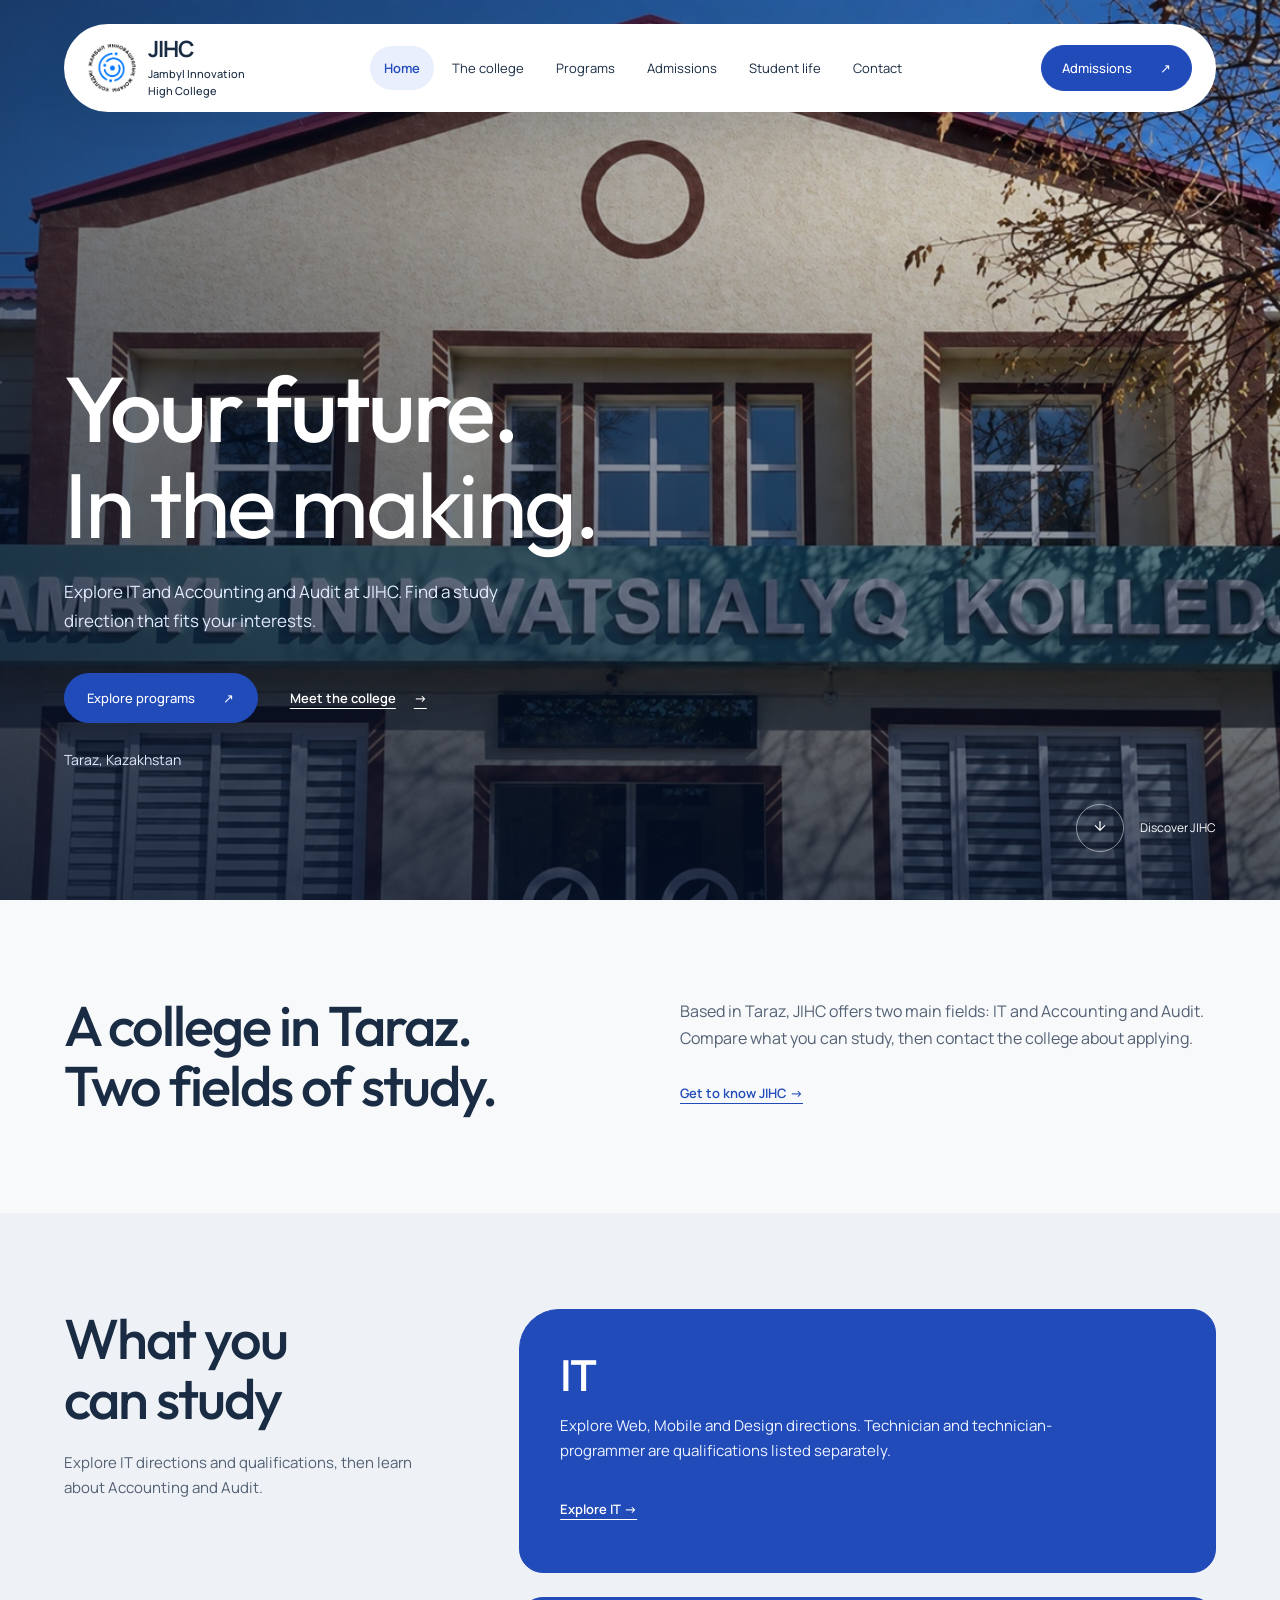
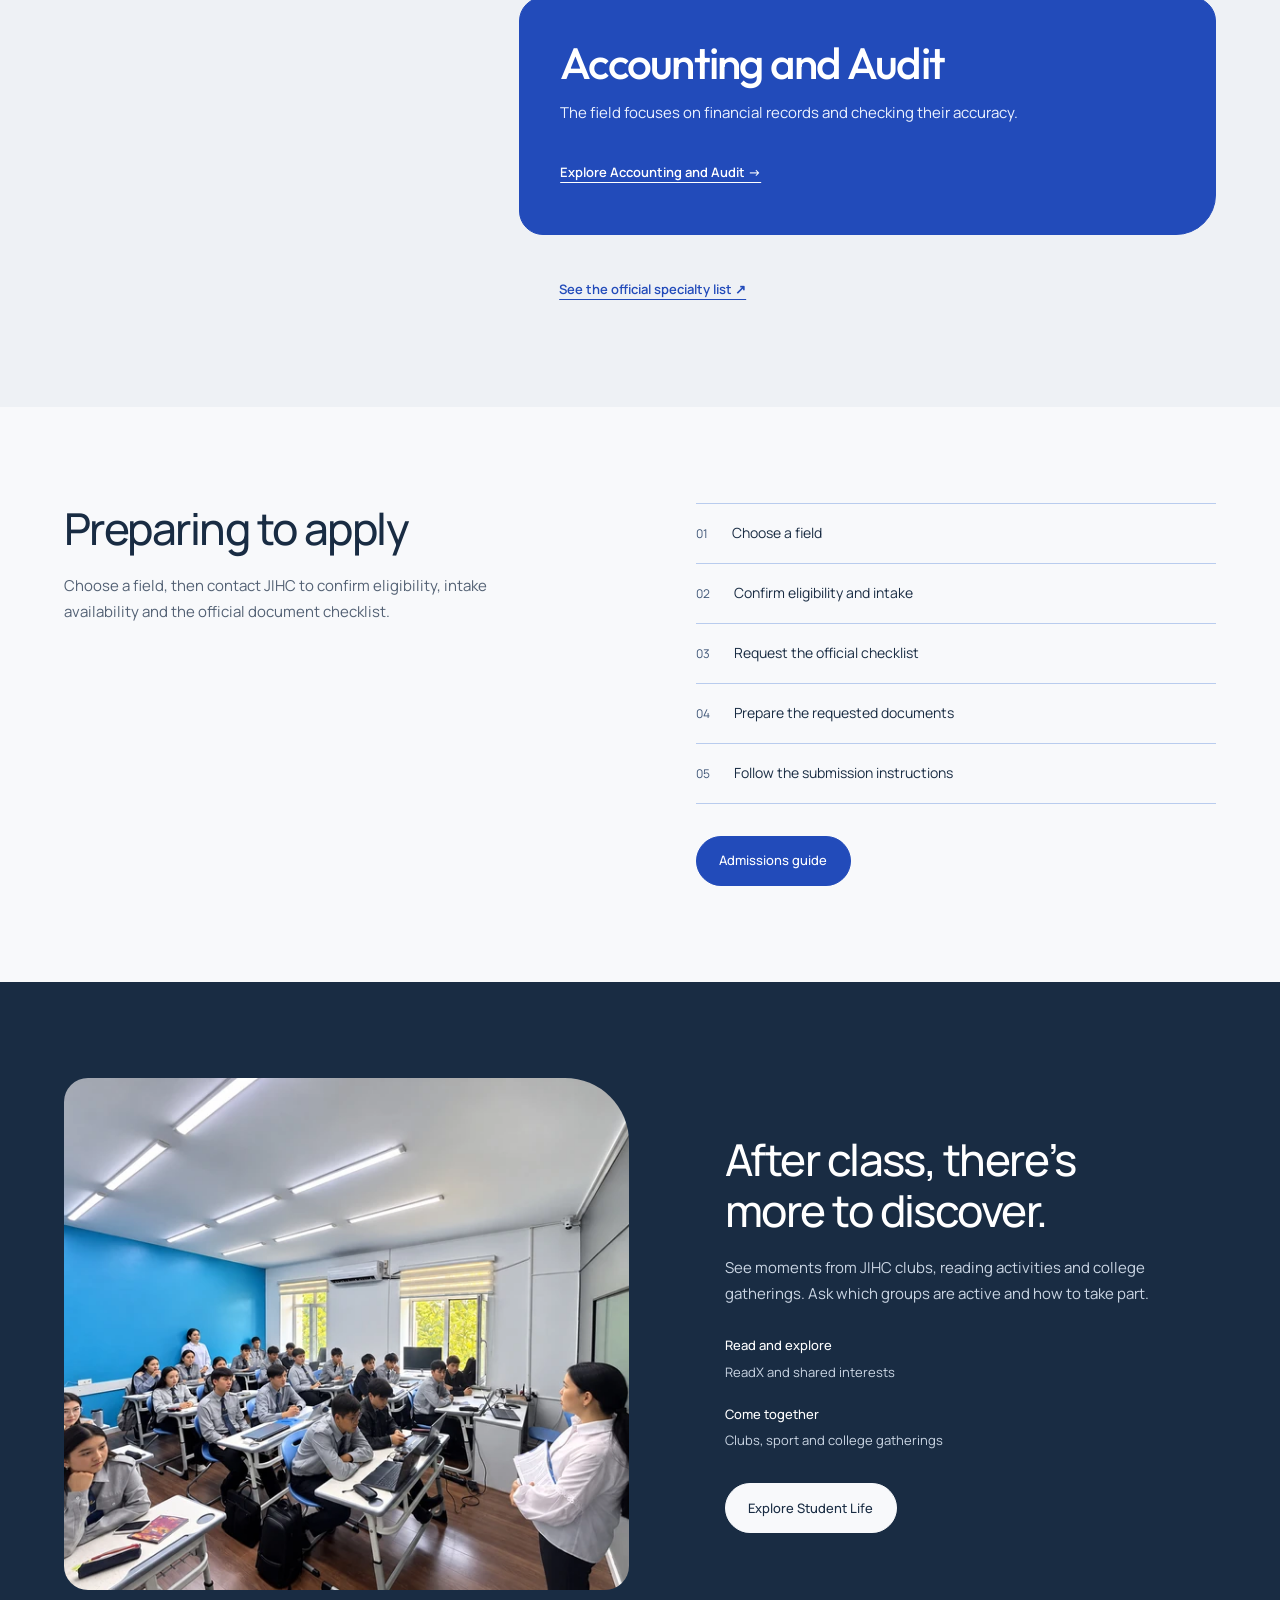
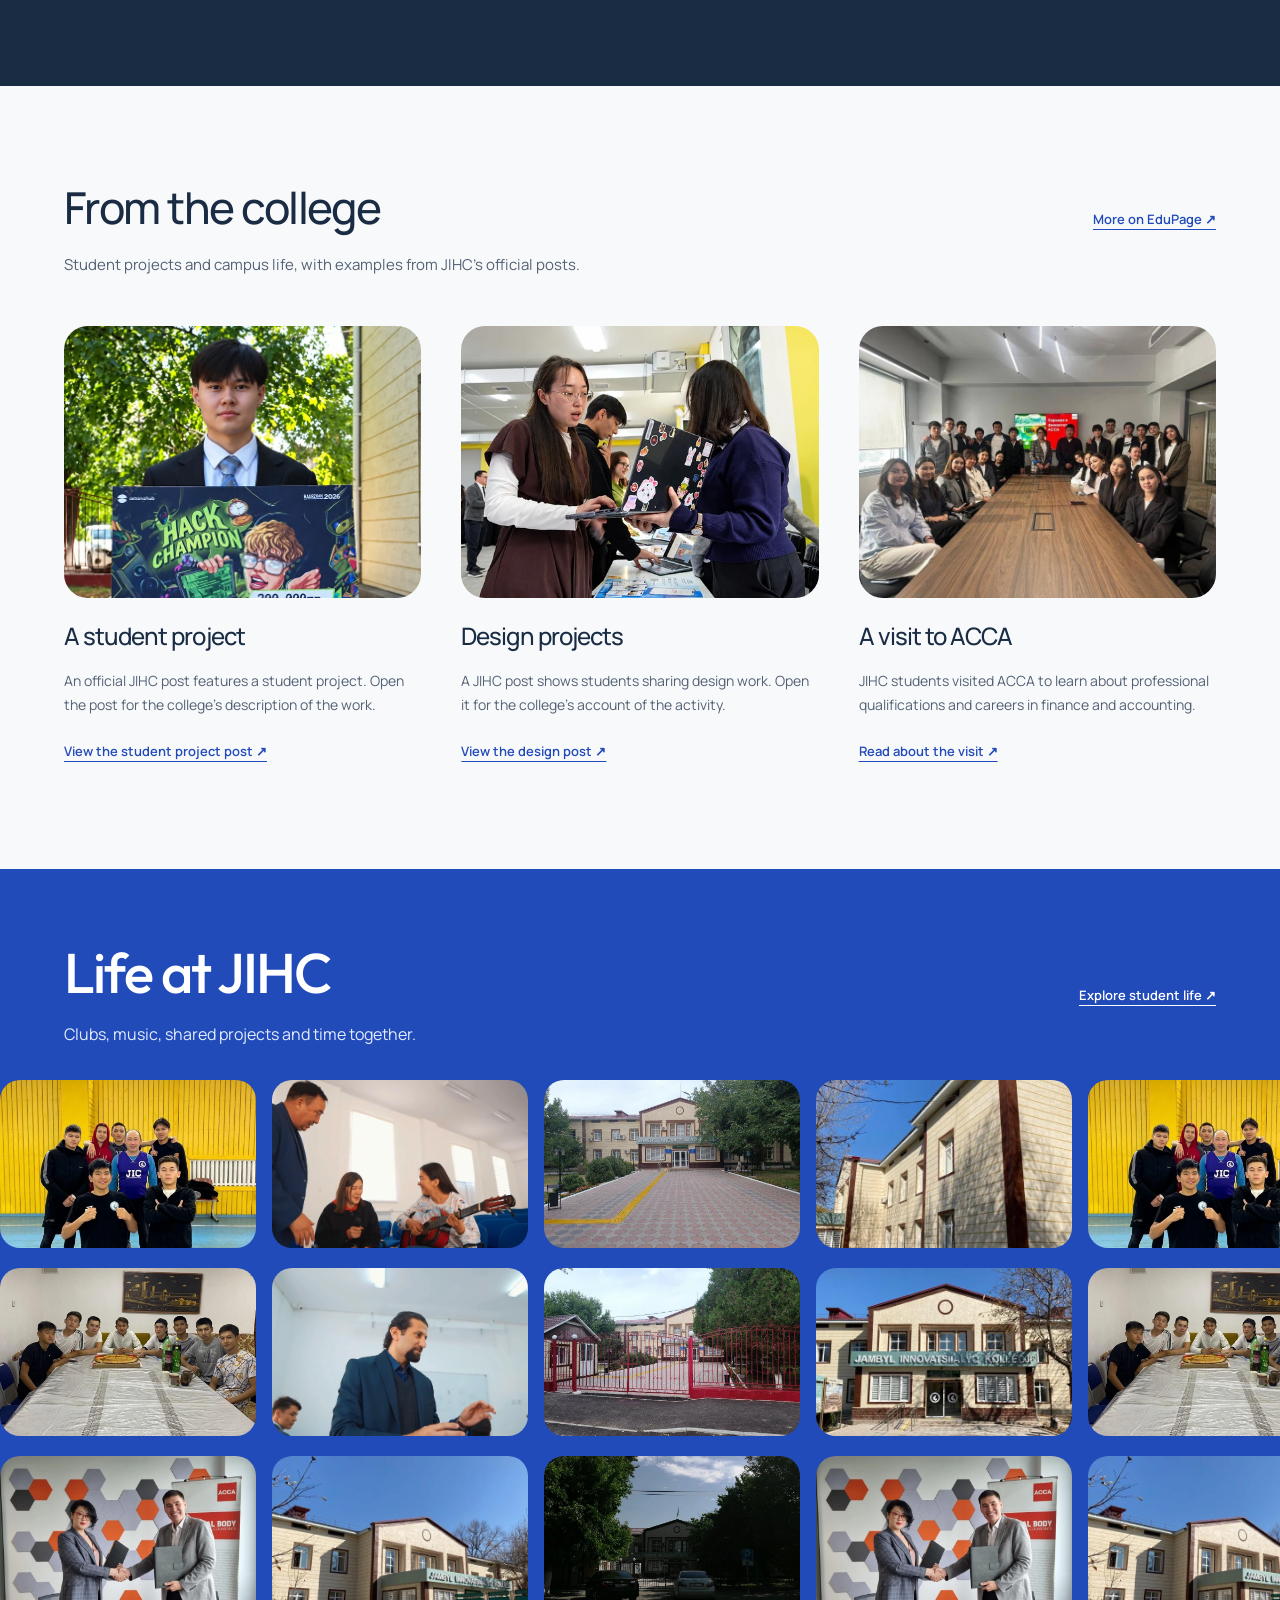
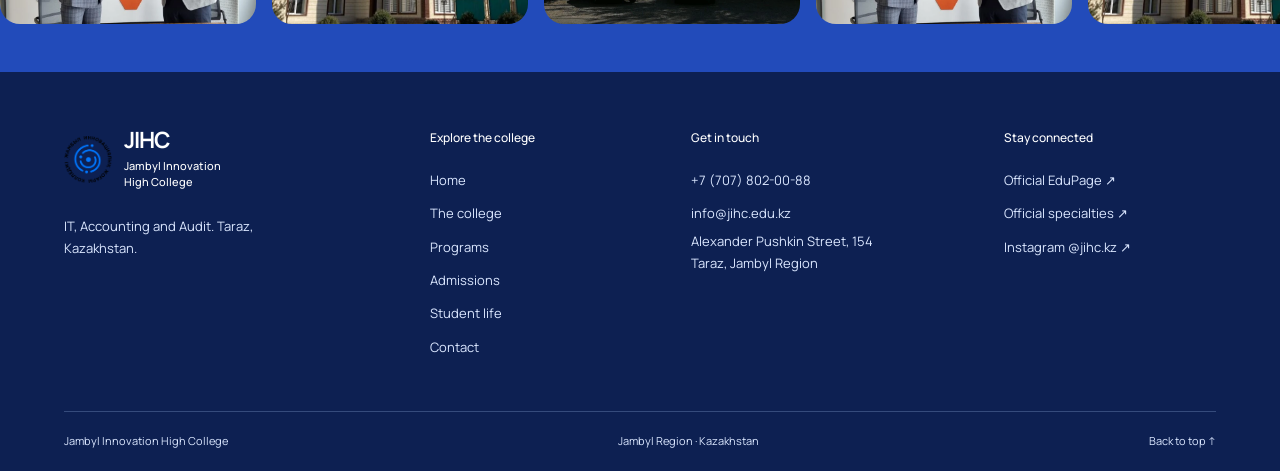
<file: home/index.html>
<!DOCTYPE html>
<html lang="en">
 <head>
  <meta charset="utf-8"/>
  <meta content="width=device-width, initial-scale=1" name="viewport"/>
  <title>
   Home — Jambyl Innovation High College
  </title>
  <link href="../images/optimized/official-mark.png" rel="icon" type="image/png"/>
  <link href="../site.css" rel="stylesheet"/>
  <link href="style.css" rel="stylesheet"/>
  <link as="image" fetchpriority="high" href="../images/optimized/college-building-restored-1440.webp" rel="preload"/>
  <script defer="" src="../animations.js">
  </script>
  <script defer="" src="community.js">
  </script>
  <meta content="Explore IT and Accounting and Audit at Jambyl Innovation High College in Taraz, plus student projects, clubs and reading activities." name="description"/>
 </head>
 <body class="home-page">
  <a class="skip-link" href="#main-content">
   Skip to content
  </a>
  <header class="site-header">
   <div class="page-width topbar-inner">
    <a aria-label="JIHC home" class="brand-logo" href="../home/">
     <img alt="" src="../images/optimized/official-mark.png"/>
     <span>
      JIHC
      <small>
       Jambyl Innovation
       <br/>
       High College
      </small>
     </span>
    </a>
    <div class="nav-panel">
     <div class="nav-inner">
      <nav aria-label="Main navigation" class="primary-nav" id="main-navigation">
       <a aria-current="page" href="../home/">
        Home
       </a>
       <a href="../about/">
        The college
       </a>
       <a href="../programs/">
        Programs
       </a>
       <a href="../admissions/">
        Admissions
       </a>
       <a href="../student-life/">
        Student life
       </a>
       <a href="../contact/">
        Contact
       </a>
      </nav>
     </div>
    </div>
    <a class="header-cta" href="../admissions/">
     Admissions
     <span aria-hidden="true">
      ↗
     </span>
    </a>
   </div>
  </header>
  <main id="main-content">
   <section class="home-hero">
    <figure class="hero-film">
     <video aria-hidden="true" class="home-photo" loop="" muted="" playsinline="" poster="../images/optimized/college-building-restored-1440.webp" preload="none">
      <source src="../images/home-hero.mp4" type="video/mp4"/>
     </video>
    </figure>
    <div class="page-width hero-grid">
     <div class="home-hero-content">
      <h1>
       Your future.
       <br/>
       <em>
        In the making.
       </em>
      </h1>
      <p>
       Explore IT and Accounting and Audit at JIHC. Find a study
              direction that fits your interests.
      </p>
      <div class="button-row">
       <a class="button button-accent" href="../programs/">
        Explore programs
        <span aria-hidden="true">
         ↗
        </span>
       </a>
       <a class="hero-secondary" href="../about/">
        Meet the college
        <span aria-hidden="true">
         →
        </span>
       </a>
      </div>
      <p class="location-line">
       Taraz, Kazakhstan
      </p>
     </div>
    </div>
    <a aria-label="Discover JIHC, scroll to college introduction" class="hero-scroll" href="#college-intro">
     <svg aria-hidden="true" fill="none" height="20" stroke="currentColor" stroke-linecap="round" stroke-linejoin="round" stroke-width="1.6" viewbox="0 0 24 24" width="20">
      <path d="m6 9 6 6 6-6M12 4v11">
      </path>
     </svg>
     <span>
      Discover JIHC
     </span>
    </a>
   </section>
   <section class="content-section home-overview" id="college-intro">
    <div class="page-width home-overview-grid">
     <div class="home-overview-copy">
      <h2>
       A college in Taraz. Two fields of study.
      </h2>
      <p>
       Based in Taraz, JIHC offers two main fields: IT and Accounting and Audit. Compare what you can study, then contact the college about applying.
      </p>
      <a class="text-link" href="../about/">
       Get to know JIHC →
      </a>
     </div>
    </div>
   </section>
   <section class="content-section section-soft home-fields">
    <div class="page-width">
     <div class="section-heading">
      <h2>
       What you can study
      </h2>
      <p>
       Explore IT directions and qualifications, then learn about Accounting and Audit.
      </p>
     </div>
     <div class="cards-3 field-cards">
      <article class="card field-card">
       <h3>
        IT
       </h3>
       <p>
        Explore Web, Mobile and Design directions. Technician and technician-programmer are qualifications listed separately.
       </p>
       <a class="text-link" href="../programs/">
        Explore IT →
       </a>
      </article>
      <article class="card field-card">
       <h3>
        Accounting and Audit
       </h3>
       <p>
        The field focuses on financial records and checking their accuracy.
       </p>
       <a class="text-link" href="../programs/">
        Explore Accounting and Audit →
       </a>
      </article>
     </div>
     <div class="center-link">
      <a class="text-link" href="https://jihc.edupage.org/a/-12">
       See the official specialty list ↗
      </a>
     </div>
    </div>
   </section>
   <section class="content-section home-admissions">
    <div class="page-width home-admissions-layout">
     <div class="section-heading">
      <h2>
       Preparing to apply
      </h2>
      <p>
       Choose a field, then contact JIHC to confirm eligibility, intake availability and the official document checklist.
      </p>
     </div>
     <div class="home-admissions-grid">
      <div class="admissions-steps">
       <ol class="check-list">
        <li>
         Choose a field
        </li>
        <li>
         Confirm eligibility and intake
        </li>
        <li>
         Request the official checklist
        </li>
        <li>
         Prepare the requested documents
        </li>
        <li>
         Follow the submission instructions
        </li>
       </ol>
       <a class="button" href="../admissions/">
        Admissions guide
       </a>
      </div>
     </div>
    </div>
   </section>
   <section class="content-section section-dark home-student-life" id="student-life">
    <div class="page-width">
     <div class="student-highlight">
      <img alt="Students learning together in a JIHC classroom" class="student-highlight-photo" decoding="async" height="1440" loading="lazy" sizes="(max-width: 768px) 100vw, 50vw" src="../images/upscaled/classroom-2x.jpg" srcset="
                ../images/optimized/classroom-480.webp   480w,
                ../images/optimized/classroom-720.webp   720w,
                ../images/optimized/classroom.webp       960w,
                ../images/optimized/classroom-1920.webp 1920w
              " width="1920"/>
      <div class="student-highlight-content">
       <h2>
        After class, there’s more to discover.
       </h2>
       <p>
        See moments from JIHC clubs, reading activities and college gatherings. Ask which groups are active and how to take part.
       </p>
       <div class="student-highlight-details">
        <div>
         <strong>
          Read and explore
         </strong>
         <span>
          ReadX and shared interests
         </span>
        </div>
        <div>
         <strong>
          Come together
         </strong>
         <span>
          Clubs, sport and college gatherings
         </span>
        </div>
       </div>
       <a class="button button-white" href="../student-life/">
        Explore Student Life
       </a>
      </div>
     </div>
    </div>
   </section>
   <section class="content-section home-news" id="updates">
    <div class="page-width">
     <div class="news-heading">
      <div class="section-heading">
       <h2>
        From the college
       </h2>
       <p>
        Student projects and campus life, with examples from JIHC’s official posts.
       </p>
      </div>
      <a class="text-link" href="https://jihc.edupage.org/">
       More on EduPage ↗
      </a>
     </div>
     <div class="cards-3 news-cards">
      <article class="card news-card">
       <a aria-label="Read: Student work" class="news-image" href="https://www.instagram.com/jihc.kz/reel/Dd_FeLpRzOW/">
        <img alt="JIHC student featured in an official college post" decoding="async" height="2560" loading="lazy" sizes="(max-width: 768px) 100vw, 50vw" src="../images/upscaled/jihc-hackathon-win-2x.jpg" srcset="
                    ../images/optimized/jihc-hackathon-win-480.webp   480w,
                    ../images/optimized/jihc-hackathon-win.webp       720w,
                    ../images/optimized/jihc-hackathon-win-1440.webp 1440w,
                    ../images/optimized/jihc-hackathon-win-960.webp   960w
                  " width="1440"/>
       </a>
       <div>
        <h3>
         A student project
        </h3>
        <p>
         An official JIHC post features a student project. Open the post for the college’s description of the work.
        </p>
        <a class="text-link" href="https://www.instagram.com/jihc.kz/reel/Dd_FeLpRzOW/">
         View the student project post ↗
        </a>
       </div>
      </article>
      <article class="card news-card">
       <a aria-label="Read: Design projects" class="news-image" href="https://www.instagram.com/jihc.kz/p/DeRG7nlDAmM/">
        <img alt="Students share design work in a JIHC post" decoding="async" height="810" loading="lazy" sizes="(max-width: 768px) 100vw, 50vw" src="../images/upscaled/jihc-design-project-fair-2x.jpg" srcset="
                    ../images/optimized/jihc-design-project-fair-480.webp   480w,
                    ../images/optimized/jihc-design-project-fair.webp       720w,
                    ../images/optimized/jihc-design-project-fair-1440.webp 1440w,
                    ../images/optimized/jihc-design-project-fair-960.webp   960w
                  " width="1440"/>
       </a>
       <div>
        <h3>
         Design projects
        </h3>
        <p>
         A JIHC post shows students sharing design work. Open it for the college’s account of the activity.
        </p>
        <a class="text-link" href="https://www.instagram.com/jihc.kz/p/DeRG7nlDAmM/">
         View the design post ↗
        </a>
       </div>
      </article>
      <article class="card news-card">
       <a aria-label="See the JIHC student visit to ACCA" class="news-image" href="https://www.linkedin.com/posts/accacaarmon_we-had-the-pleasure-of-hosting-jambyl-innovation-activity-7327889530064199681-2eep">
        <img alt="JIHC students visiting the ACCA office" decoding="async" height="600" loading="lazy" src="../images/optimized/jihc-acca-student-visit.webp" width="800"/>
       </a>
       <div>
        <h3>
         A visit to ACCA
        </h3>
        <p>
         JIHC students visited ACCA to learn about professional qualifications and careers in finance and accounting.
        </p>
        <a class="text-link" href="https://www.linkedin.com/posts/accacaarmon_we-had-the-pleasure-of-hosting-jambyl-innovation-activity-7327889530064199681-2eep">
         Read about the visit ↗
        </a>
       </div>
      </article>
     </div>
    </div>
   </section>
   <section aria-labelledby="community-heading" class="content-section community-gallery">
    <div class="page-width community-heading">
     <div>
      <h2 id="community-heading">
       Life at JIHC
      </h2>
      <p>
       Clubs, music, shared projects and time together.
      </p>
     </div>
     <a class="text-link" href="../student-life/">
      Explore student life ↗
     </a>
    </div>
    <div aria-label="JIHC community photos, row 1" class="community-window" role="region" tabindex="0">
     <div class="community-track">
      <div class="community-group">
       <figure class="community-photo">
        <img alt="A group pictured together in the JIHC sports hall" decoding="async" height="1280" loading="lazy" src="../images/optimized/jihc-map-sports.webp" width="960"/>
       </figure>
       <figure class="community-photo">
        <img alt="Students making music together at JIHC" decoding="async" height="810" loading="lazy" src="../images/optimized/jihc-music-practice.webp" width="1440"/>
       </figure>
       <figure class="community-photo">
        <img alt="JIHC entrance courtyard with trees and a paved path" decoding="async" height="720" loading="lazy" src="../images/optimized/jihc-map-courtyard.webp" width="960"/>
       </figure>
       <figure class="community-photo">
        <img alt="A side view of the JIHC campus building" decoding="async" height="768" loading="lazy" src="../images/optimized/jihc-map-side.webp" width="576"/>
       </figure>
      </div>
     </div>
    </div>
    <div aria-label="JIHC community photos, row 2" class="community-window" role="region" tabindex="0">
     <div class="community-track">
      <div class="community-group">
       <figure class="community-photo">
        <img alt="Students sharing a meal at JIHC" decoding="async" height="1280" loading="lazy" src="../images/optimized/jihc-map-shared-meal.webp" width="960"/>
       </figure>
       <figure class="community-photo">
        <img alt="Students and a teacher talking in a JIHC classroom" decoding="async" height="810" loading="lazy" src="../images/optimized/jihc-class-discussion.webp" width="1440"/>
       </figure>
       <figure class="community-photo">
        <img alt="The red entrance gate and tree-lined JIHC grounds" decoding="async" height="720" loading="lazy" src="../images/optimized/jihc-map-gate.webp" width="960"/>
       </figure>
       <figure class="community-photo">
        <img alt="A visitor photo of the JIHC entrance" decoding="async" height="768" loading="lazy" src="../images/optimized/jihc-map-front.webp" width="576"/>
       </figure>
      </div>
     </div>
    </div>
    <div aria-label="JIHC community photos, row 3" class="community-window" role="region" tabindex="0">
     <div class="community-track">
      <div class="community-group">
       <figure class="community-photo">
        <img alt="Representatives of JIHC and ACCA marking their partnership" decoding="async" height="600" loading="lazy" src="../images/optimized/jihc-acca-partnership.webp" width="800"/>
       </figure>
       <figure class="community-photo">
        <img alt="A bench beside the JIHC campus building" decoding="async" height="768" loading="lazy" src="../images/optimized/jihc-map-garden.webp" width="576"/>
       </figure>
       <figure class="community-photo">
        <img alt="A tree-lined approach to the JIHC campus" decoding="async" height="1333" loading="lazy" src="../images/optimized/jihc-map-approach.webp" width="1000"/>
       </figure>
      </div>
     </div>
    </div>
   </section>
  </main>
  <footer class="site-footer">
   <div class="page-width footer-panel">
    <div class="footer-main">
     <div class="footer-about">
      <a class="brand-logo" href="../home/">
       <img alt="JIHC official mark" src="../images/optimized/official-mark.png"/>
       <span>
        JIHC
        <small>
         Jambyl Innovation
         <br/>
         High College
        </small>
       </span>
      </a>
      <p>
       IT, Accounting and Audit. Taraz, Kazakhstan.
      </p>
     </div>
     <div class="footer-column">
      <h3>
       Explore the college
      </h3>
      <a href="../home/">
       Home
      </a>
      <a href="../about/">
       The college
      </a>
      <a href="../programs/">
       Programs
      </a>
      <a href="../admissions/">
       Admissions
      </a>
      <a href="../student-life/">
       Student life
      </a>
      <a href="../contact/">
       Contact
      </a>
     </div>
     <div class="footer-column">
      <h3>
       Get in touch
      </h3>
      <a href="tel:+77078020088">
       +7 (707) 802-00-88
      </a>
      <a href="mailto:info@jihc.edu.kz">
       info@jihc.edu.kz
      </a>
      <p>
       Alexander Pushkin Street, 154
       <br/>
       Taraz, Jambyl Region
      </p>
     </div>
     <div class="footer-column">
      <h3>
       Stay connected
      </h3>
      <a href="https://jihc.edupage.org/">
       Official EduPage ↗
      </a>
      <a href="https://jihc.edupage.org/a/-12">
       Official specialties ↗
      </a>
      <a href="https://www.instagram.com/jihc.kz/">
       Instagram @jihc.kz ↗
      </a>
     </div>
    </div>
    <div class="footer-bottom">
     <span>
      Jambyl Innovation High College
     </span>
     <span>
      Jambyl Region · Kazakhstan
     </span>
     <a href="#main-content">
      Back to top ↑
     </a>
    </div>
   </div>
  </footer>
 </body>
</html>
</file>
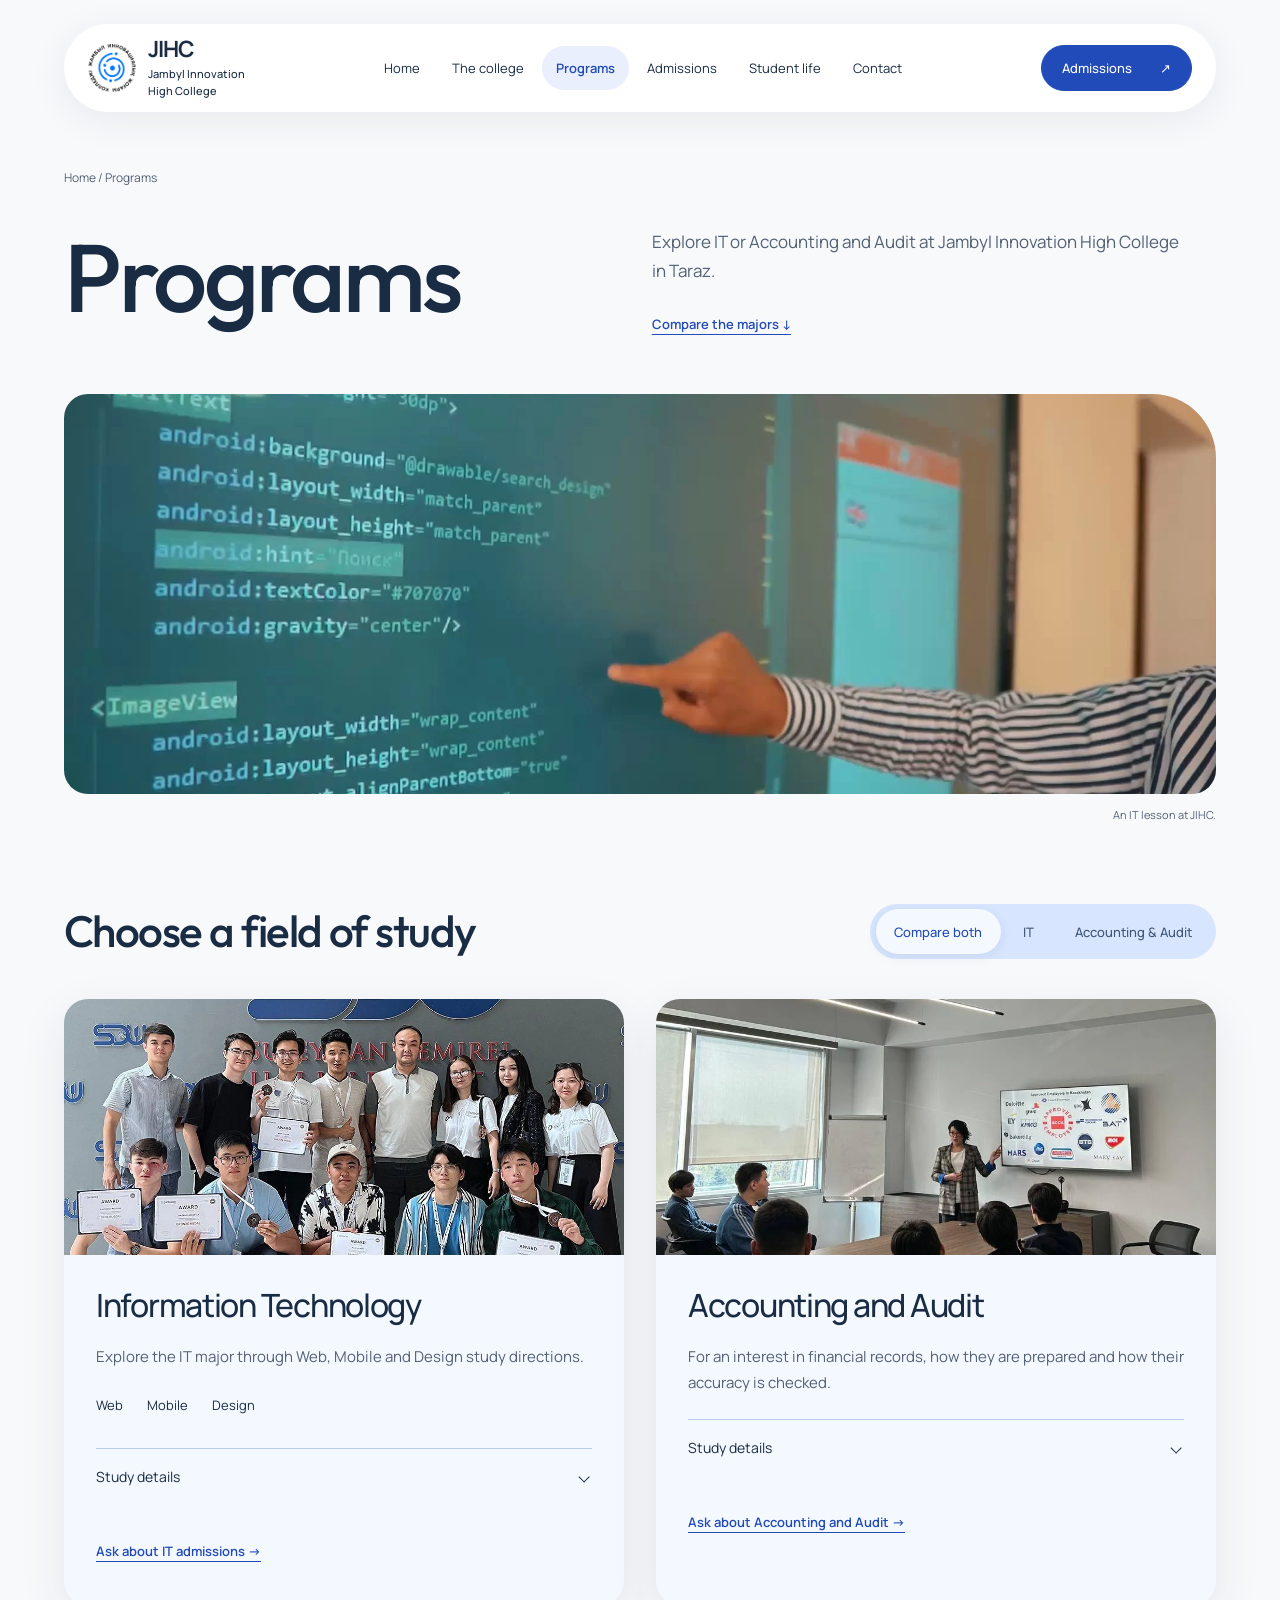
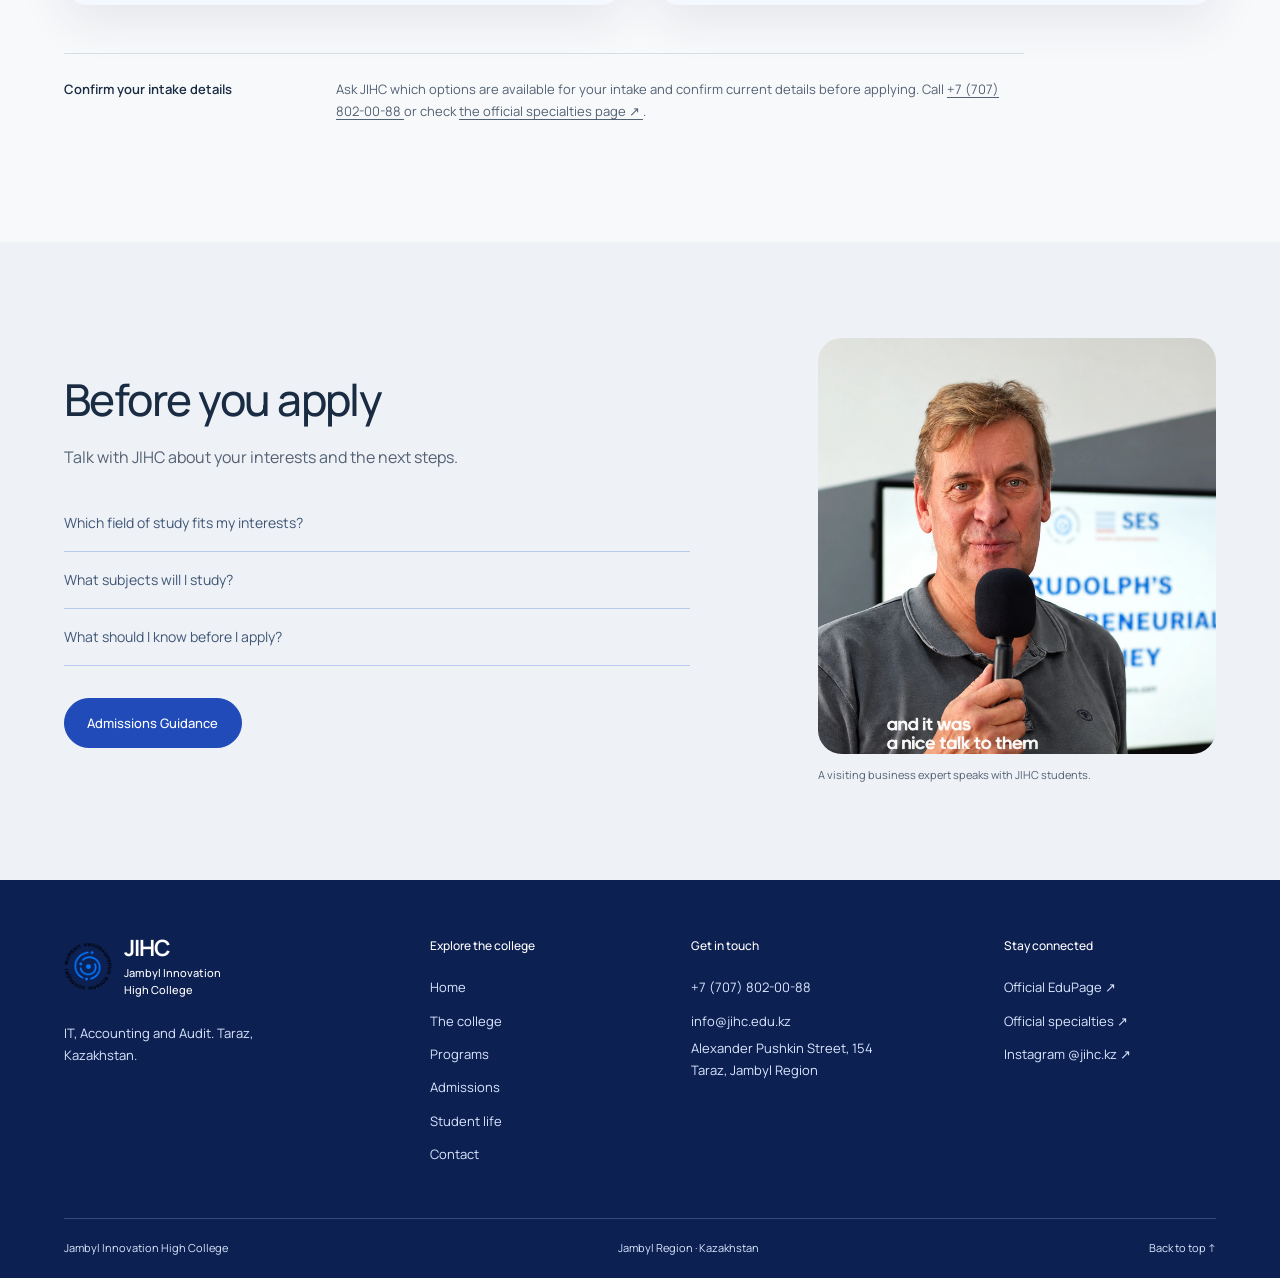
<file: programs/index.html>
<!doctype html>
<html lang="en">
  <head>
    <meta charset="utf-8" />
    <meta content="width=device-width, initial-scale=1" name="viewport" />
    <title>Programs — Jambyl Innovation High College</title>
    <link
      href="../images/optimized/official-mark.png"
      rel="icon"
      type="image/png"
    />
    <link href="../site.css" rel="stylesheet" />
    <link href="style.css" rel="stylesheet" />
    <link href="../interactions.css" rel="stylesheet" />
    <script defer="" src="../animations.js"></script>
    <script defer="" src="../interactions.js"></script>
    <meta
      content="Compare the IT and Accounting and Audit majors at Jambyl Innovation High College in Taraz, including study directions and qualifications."
      name="description"
    />
  </head>
  <body class="programs-page">
    <a class="skip-link" href="#main-content"> Skip to content </a>
    <header class="site-header">
      <div class="page-width topbar-inner">
        <a aria-label="JIHC home" class="brand-logo" href="../home/">
          <img alt="" src="../images/optimized/official-mark.png" />
          <span>
            JIHC
            <small>
              Jambyl Innovation
              <br />
              High College
            </small>
          </span>
        </a>
        <div class="nav-panel">
          <div class="nav-inner">
            <nav
              aria-label="Main navigation"
              class="primary-nav"
              id="main-navigation"
            >
              <a href="../home/"> Home </a>
              <a href="../about/"> The college </a>
              <a aria-current="page" href="../programs/"> Programs </a>
              <a href="../admissions/"> Admissions </a>
              <a href="../student-life/"> Student life </a>
              <a href="../contact/"> Contact </a>
            </nav>
          </div>
        </div>
        <a class="header-cta" href="../admissions/">
          Admissions
          <span aria-hidden="true"> ↗ </span>
        </a>
      </div>
    </header>
    <main id="main-content">
      <section class="programs-hero">
        <div class="page-width">
          <div class="programs-hero-cover">
            <div class="programs-hero-copy">
              <p class="breadcrumb">
                <a href="../home/"> Home </a>
                / Programs
              </p>
              <h1>Programs</h1>
              <p>
                Explore IT or Accounting and Audit at Jambyl Innovation High
                College in Taraz.
              </p>
              <a class="text-link" href="#program-comparison-title">
                Compare the majors ↓
              </a>
            </div>
            <figure class="programs-photo">
              <img
                alt="Students learning together at JIHC"
                decoding="async"
                fetchpriority="high"
                height="2160"
                loading="eager"
                sizes="100vw"
                src="../images/upscaled/programs-lesson-2x.jpg"
                srcset="
                  ../images/optimized/programs-lesson-480.webp   480w,
                  ../images/optimized/programs-lesson-720.webp   720w,
                  ../images/optimized/programs-lesson-960.webp   960w,
                  ../images/optimized/programs-lesson.webp      1920w,
                  ../images/optimized/programs-lesson-3840.webp 3840w
                "
                width="3840"
              />
              <figcaption>An IT lesson at JIHC.</figcaption>
            </figure>
          </div>
        </div>
      </section>
      <section class="content-section programs-content">
        <div class="page-width">
          <div class="programs-title">
            <h2 id="program-comparison-title">Choose a field of study</h2>
            <div
              aria-label="Show fields of study"
              class="segmented-control"
              data-program-controls=""
              hidden=""
              role="group"
            >
              <button aria-pressed="true" data-program-view="all" type="button">
                Compare both
              </button>
              <button aria-pressed="false" data-program-view="it" type="button">
                IT
              </button>
              <button
                aria-pressed="false"
                data-program-view="accounting"
                type="button"
              >
                Accounting &amp; Audit
              </button>
            </div>
          </div>
          <section
            aria-labelledby="program-comparison-title"
            class="program-comparison"
            data-view="all"
          >
            <article
              class="program-major program-major-it"
              data-category="IT"
              data-program-field="it"
            >
              <figure class="program-visual">
                <img
                  alt="JIHC participants pictured at the Infomatrix competition at SDU"
                  decoding="async"
                  height="1080"
                  loading="lazy"
                  src="../images/optimized/jihc-infomatrix-team.webp"
                  width="1080"
                />
              </figure>
              <div class="program-copy">
                <h3>Information Technology</h3>
                <p>
                  Explore the IT major through Web, Mobile and Design study
                  directions.
                </p>
                <ul aria-label="Study directions" class="major-directions">
                  <li>Web</li>
                  <li>Mobile</li>
                  <li>Design</li>
                </ul>
                <details class="program-details">
                  <summary>Study details</summary>
                  <div class="program-detail-copy">
                    <h4>Published qualifications</h4>
                    <ul>
                      <li>Technician</li>
                      <li>Technician-programmer</li>
                    </ul>
                    <p>
                      These are qualifications in the college’s specialty list.
                      Confirm the qualification available for your chosen
                      direction and intake with JIHC.
                    </p>
                  </div>
                </details>
                <a
                  aria-label="Ask about IT admissions"
                  class="text-link"
                  href="../contact/"
                >
                  Ask about IT admissions →
                </a>
              </div>
            </article>
            <article
              class="program-major program-major-accounting"
              data-category="Accounting and Audit"
              data-program-field="accounting"
            >
              <figure class="program-visual">
                <img
                  alt="JIHC students attending a presentation during their ACCA visit"
                  decoding="async"
                  height="1280"
                  loading="lazy"
                  src="../images/optimized/jihc-acca-presentation.webp"
                  width="960"
                />
              </figure>
              <div class="program-copy">
                <h3>Accounting and Audit</h3>
                <p>
                  For an interest in financial records, how they are prepared
                  and how their accuracy is checked.
                </p>
                <details class="program-details">
                  <summary>Study details</summary>
                  <div class="program-detail-copy">
                    <h4>Other published specialties</h4>
                    <p>
                      Management and Marketing also appear in JIHC’s specialty
                      list. Their relationship to current Accounting and Audit
                      options is unconfirmed; ask the college about the
                      available pathways.
                    </p>
                  </div>
                </details>
                <a
                  aria-label="Ask about Accounting and Audit admissions"
                  class="text-link"
                  href="../contact/"
                >
                  Ask about Accounting and Audit →
                </a>
              </div>
            </article>
          </section>
          <div class="callout programs-notice">
            <div>
              <strong> Confirm your intake details </strong>
              <span>
                Ask JIHC which options are available for your intake and confirm
                current details before applying. Call
                <a href="tel:+77078020088"> +7 (707) 802-00-88 </a>
                or check
                <a href="https://jihc.edupage.org/a/-12">
                  the official specialties page ↗
                </a>
                .
              </span>
            </div>
          </div>
        </div>
      </section>
      <section class="content-section section-soft programs-next-step">
        <div class="page-width programs-next-grid">
          <div>
            <h2>Before you apply</h2>
            <p>Talk with JIHC about your interests and the next steps.</p>
            <ul class="question-list">
              <li>Which field of study fits my interests?</li>
              <li>What subjects will I study?</li>
              <li>What should I know before I apply?</li>
            </ul>
            <a class="button" href="../admissions/"> Admissions Guidance </a>
          </div>
          <figure>
            <img
              alt="An international business expert shares experience with JIHC students"
              decoding="async"
              height="2560"
              loading="lazy"
              sizes="100vw"
              src="../images/upscaled/jihc-accounting-expert-2x.jpg"
              srcset="
                ../images/optimized/jihc-accounting-expert-480.webp   480w,
                ../images/optimized/jihc-accounting-expert.webp       720w,
                ../images/optimized/jihc-accounting-expert-1440.webp 1440w,
                ../images/optimized/jihc-accounting-expert-960.webp   960w
              "
              width="1440"
            />
            <figcaption>
              A visiting business expert speaks with JIHC students.
            </figcaption>
          </figure>
        </div>
      </section>
    </main>
    <footer class="site-footer">
      <div class="page-width footer-panel">
        <div class="footer-main">
          <div class="footer-about">
            <a class="brand-logo" href="../home/">
              <img
                alt="JIHC official mark"
                src="../images/optimized/official-mark.png"
              />
              <span>
                JIHC
                <small>
                  Jambyl Innovation
                  <br />
                  High College
                </small>
              </span>
            </a>
            <p>IT, Accounting and Audit. Taraz, Kazakhstan.</p>
          </div>
          <div class="footer-column">
            <h3>Explore the college</h3>
            <a href="../home/"> Home </a>
            <a href="../about/"> The college </a>
            <a href="../programs/"> Programs </a>
            <a href="../admissions/"> Admissions </a>
            <a href="../student-life/"> Student life </a>
            <a href="../contact/"> Contact </a>
          </div>
          <div class="footer-column">
            <h3>Get in touch</h3>
            <a href="tel:+77078020088"> +7 (707) 802-00-88 </a>
            <a href="mailto:info@jihc.edu.kz"> info@jihc.edu.kz </a>
            <p>
              Alexander Pushkin Street, 154
              <br />
              Taraz, Jambyl Region
            </p>
          </div>
          <div class="footer-column">
            <h3>Stay connected</h3>
            <a href="https://jihc.edupage.org/"> Official EduPage ↗ </a>
            <a href="https://jihc.edupage.org/a/-12">
              Official specialties ↗
            </a>
            <a href="https://www.instagram.com/jihc.kz/">
              Instagram @jihc.kz ↗
            </a>
          </div>
        </div>
        <div class="footer-bottom">
          <span> Jambyl Innovation High College </span>
          <span> Jambyl Region · Kazakhstan </span>
          <a href="#main-content"> Back to top ↑ </a>
        </div>
      </div>
    </footer>
  </body>
</html>
</file>
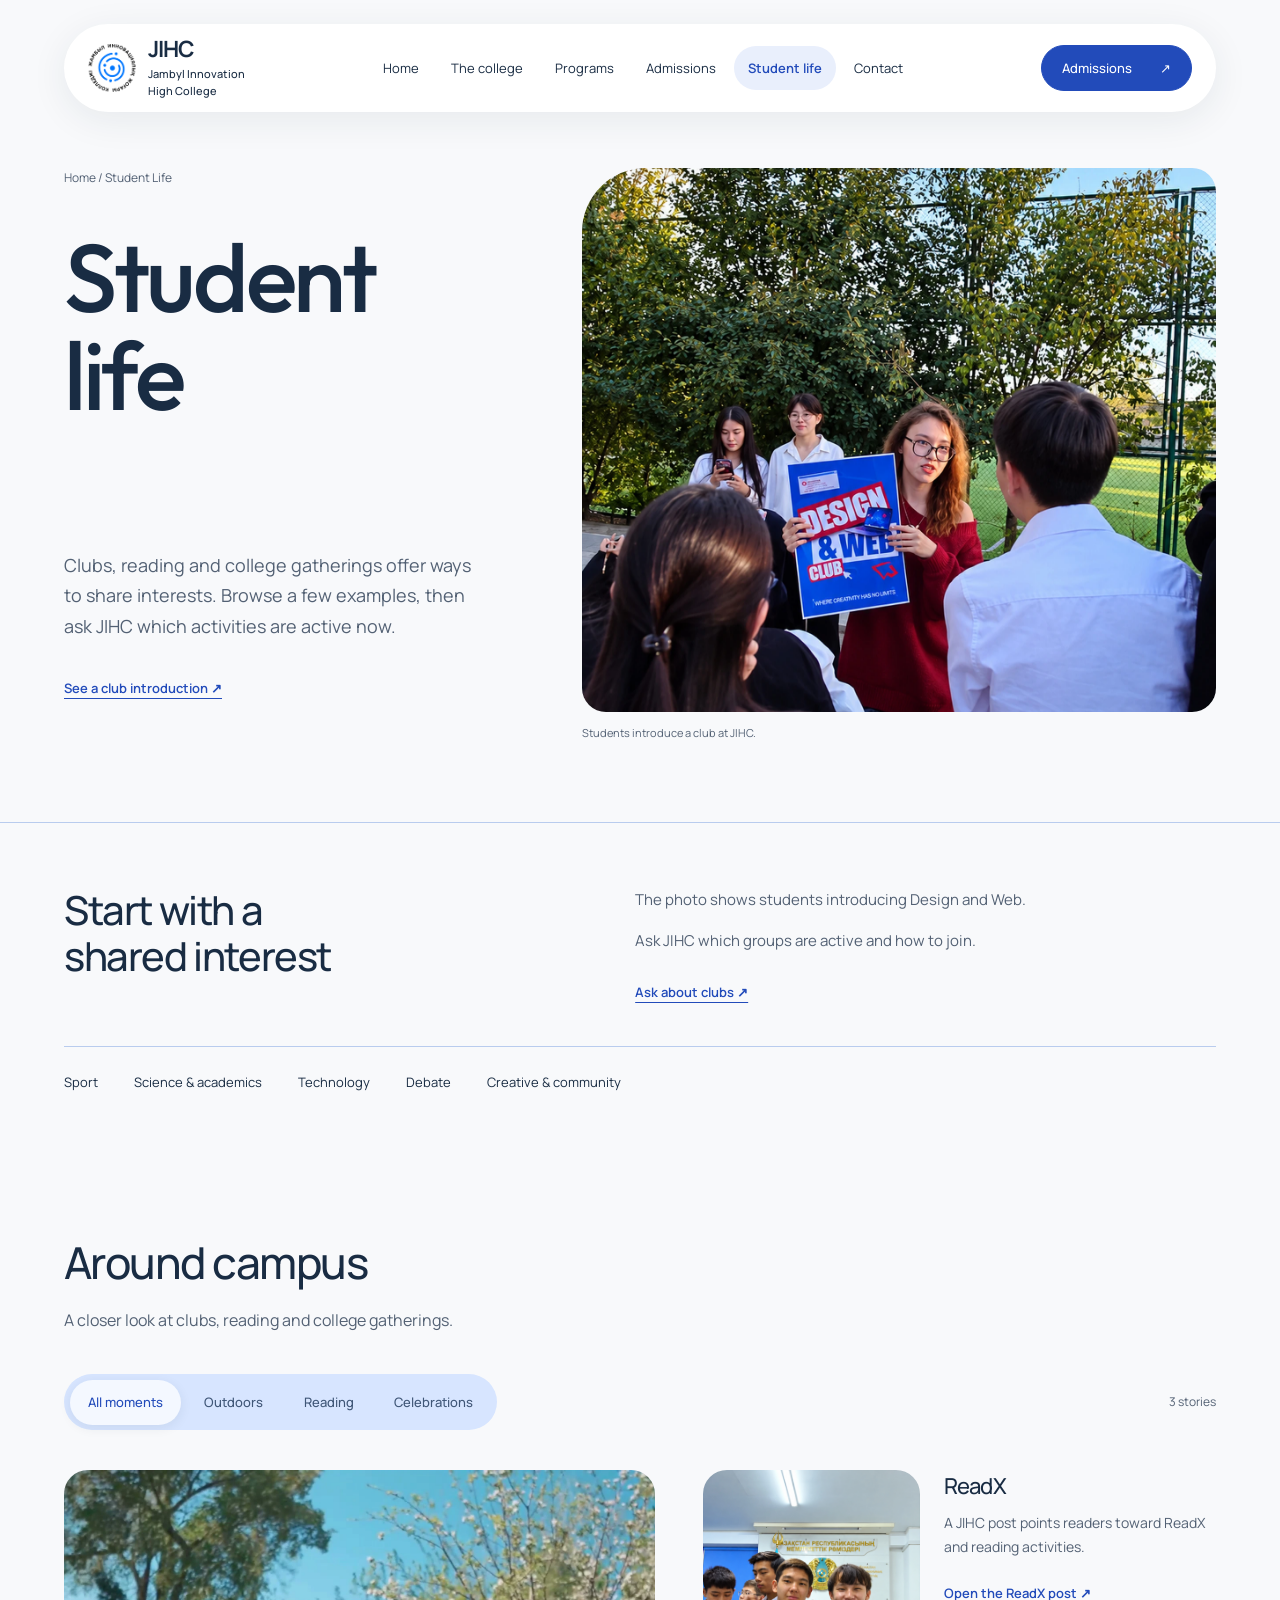
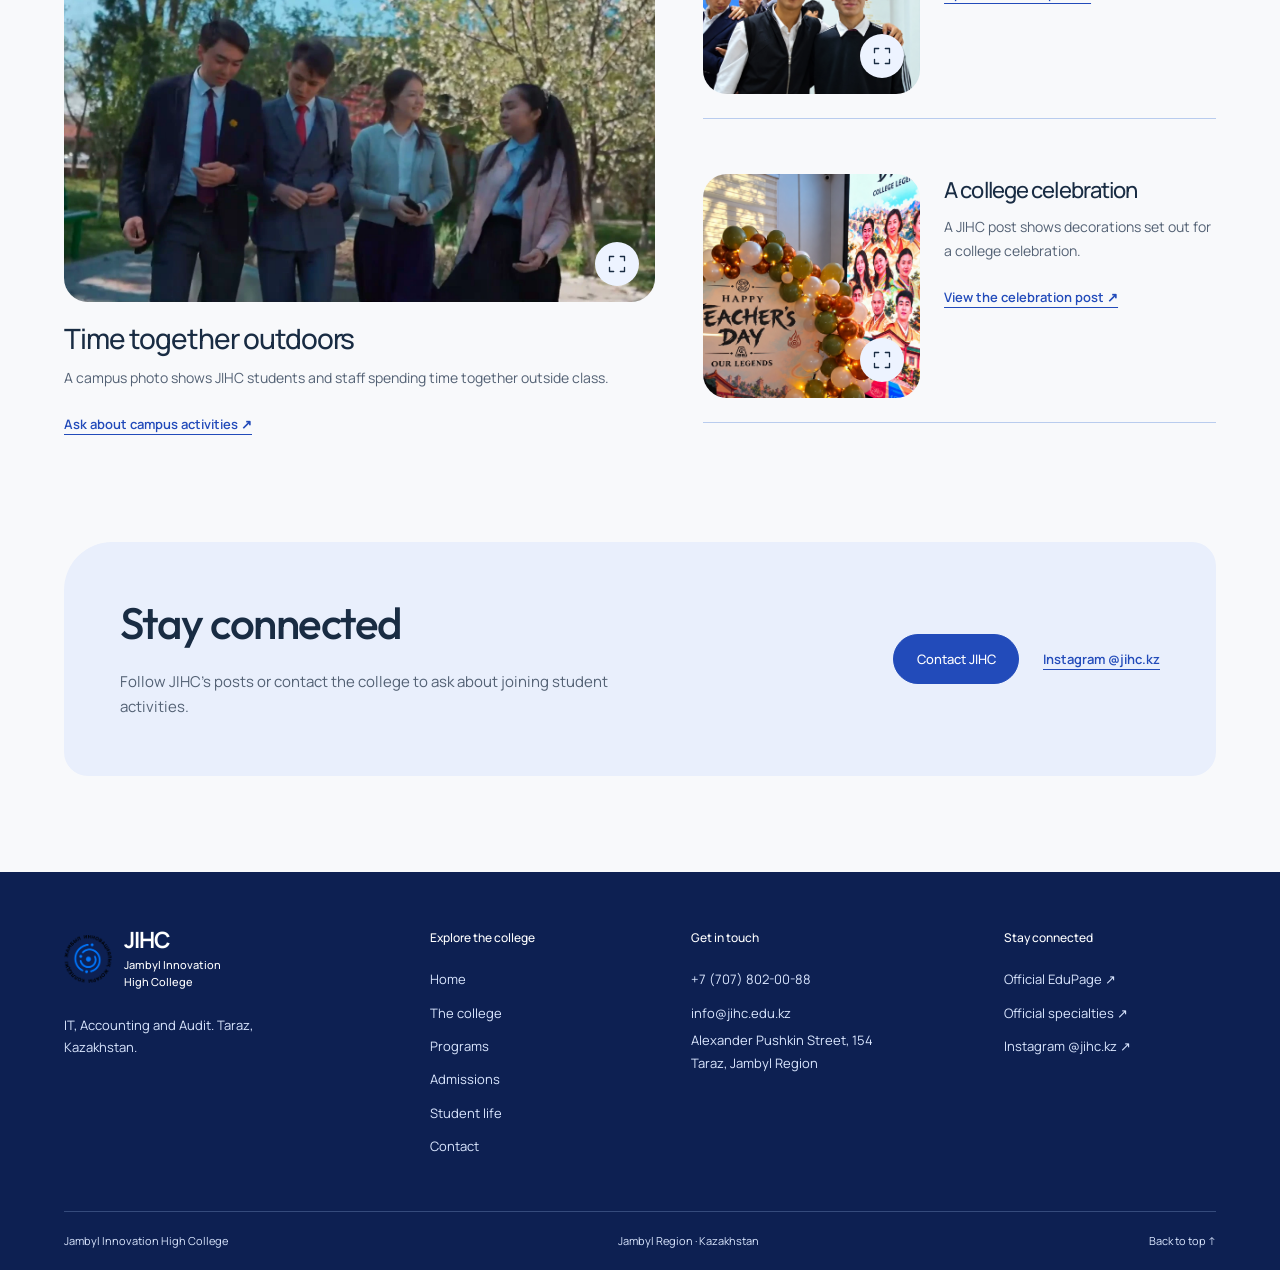
<file: student-life/index.html>
<!doctype html>
<html lang="en">
 <head>
  <meta charset="utf-8"/>
  <meta content="width=device-width, initial-scale=1" name="viewport"/>
  <title>
   Student Life — Jambyl Innovation High College
  </title>
  <link href="../images/optimized/official-mark.png" rel="icon" type="image/png"/>
  <link href="../site.css" rel="stylesheet"/>
  <link href="style.css" rel="stylesheet"/>
  <link href="../interactions.css" rel="stylesheet"/>
  <script defer="" src="../animations.js">
  </script>
  <script defer="" src="../interactions.js">
  </script>
  <meta content="Explore JIHC student life in Taraz through clubs, reading activities and college gatherings. Ask which groups are active and how to take part." name="description"/>
 </head>
 <body class="student-life-page">
  <a class="skip-link" href="#main-content">
   Skip to content
  </a>
  <header class="site-header">
   <div class="page-width topbar-inner">
    <a aria-label="JIHC home" class="brand-logo" href="../home/">
     <img alt="" src="../images/optimized/official-mark.png"/>
     <span>
      JIHC
      <small>
       Jambyl Innovation
       <br/>
       High College
      </small>
     </span>
    </a>
    <div class="nav-panel">
     <div class="nav-inner">
      <nav aria-label="Main navigation" class="primary-nav" id="main-navigation">
       <a href="../home/">
        Home
       </a>
       <a href="../about/">
        The college
       </a>
       <a href="../programs/">
        Programs
       </a>
       <a href="../admissions/">
        Admissions
       </a>
       <a aria-current="page" href="../student-life/">
        Student life
       </a>
       <a href="../contact/">
        Contact
       </a>
      </nav>
     </div>
    </div>
    <a class="header-cta" href="../admissions/">
     Admissions
     <span aria-hidden="true">
      ↗
     </span>
    </a>
   </div>
  </header>
  <main id="main-content">
   <section class="content-section student-hero">
    <div class="page-width student-hero-grid">
     <div class="student-hero-heading">
      <p class="breadcrumb">
       <a href="../home/">
        Home
       </a>
       / Student Life
      </p>
      <h1>
       Student life
      </h1>
     </div>
     <div class="student-hero-intro">
      <p>
       Clubs, reading and college gatherings offer ways to share interests. Browse a few examples, then ask JIHC which activities are active now.
      </p>
      <a class="text-link" href="https://www.instagram.com/jihc.kz/reel/DdwK_NQM2DO/">
       See a club introduction ↗
      </a>
     </div>
     <figure>
      <img alt="Students introducing the Design and Web Club" decoding="async" fetchpriority="high" height="2560" loading="eager" sizes="100vw" src="../images/upscaled/jihc-club-fair-2x.jpg" srcset="
                ../images/optimized/jihc-club-fair-480.webp   480w,
                ../images/optimized/jihc-club-fair.webp       720w,
                ../images/optimized/jihc-club-fair-1440.webp 1440w,
                ../images/optimized/jihc-club-fair-960.webp   960w
              " width="1440"/>
      <figcaption>
       Students introduce a club at JIHC.
      </figcaption>
     </figure>
    </div>
   </section>
   <section class="content-section student-story">
    <div class="page-width student-story-grid">
     <div>
      <h2>
       Start with a shared interest
      </h2>
     </div>
     <div>
      <p>
       The photo shows students introducing Design and Web.
      </p>
      <p>
       Ask JIHC which groups are active and how to join.
      </p>
      <a class="text-link" href="../contact/">
       Ask about clubs ↗
      </a>
     </div>
     <ul aria-label="Club interests" class="club-interests">
      <li>
       Sport
      </li>
      <li>
       Science &amp; academics
      </li>
      <li>
       Technology
      </li>
      <li>
       Debate
      </li>
      <li>
       Creative &amp; community
      </li>
     </ul>
    </div>
   </section>
   <section class="content-section student-updates">
    <div class="page-width">
     <div class="section-heading">
      <h2>
       Around campus
      </h2>
      <p>
       A closer look at clubs, reading and college gatherings.
      </p>
     </div>
     <div class="gallery-toolbar" data-gallery-toolbar="" hidden="">
      <div aria-label="Filter campus stories" class="segmented-control" role="group">
       <button aria-pressed="true" data-gallery-filter="all" type="button">
        All moments
       </button>
       <button aria-pressed="false" data-gallery-filter="outdoors" type="button">
        Outdoors
       </button>
       <button aria-pressed="false" data-gallery-filter="reading" type="button">
        Reading
       </button>
       <button aria-pressed="false" data-gallery-filter="celebrations" type="button">
        Celebrations
       </button>
      </div>
      <p class="gallery-status" data-gallery-status="" role="status">
       3 stories
      </p>
     </div>
     <div class="student-story-mosaic">
      <article class="update-card update-card-featured" data-gallery-item="outdoors">
       <a aria-label="Enlarge photo: Time together outdoors" class="gallery-open" href="../images/upscaled/student-life-2x.jpg">
        <img alt="JIHC students and staff spending time together outdoors" decoding="async" height="2160" loading="lazy" sizes="100vw" src="../images/upscaled/student-life-2x.jpg" srcset="
                  ../images/optimized/student-life-480.webp   480w,
                  ../images/optimized/student-life-720.webp   720w,
                  ../images/optimized/student-life-960.webp   960w,
                  ../images/optimized/student-life.webp      1920w,
                  ../images/optimized/student-life-3840.webp 3840w
                " width="3840"/>
        <span aria-hidden="true" class="photo-enlarge">
         <svg aria-hidden="true" fill="none" height="20" stroke="currentColor" stroke-linecap="round" stroke-linejoin="round" stroke-width="1.6" viewbox="0 0 24 24" width="20">
          <path d="M8 3H3v5M16 3h5v5M3 16v5h5M21 16v5h-5">
          </path>
         </svg>
        </span>
       </a>
       <div class="update-card-copy">
        <h3>
         Time together outdoors
        </h3>
        <p>
         A campus photo shows JIHC students and staff spending time together outside class.
        </p>
        <a class="text-link" href="../contact/">
         Ask about campus activities ↗
        </a>
       </div>
      </article>
      <article class="update-card update-card-secondary" data-gallery-item="reading">
       <a aria-label="Enlarge photo: ReadX" class="gallery-open" href="../images/upscaled/jihc-readx-reading-nation-2x.jpg">
        <img alt="JIHC students pictured indoors" decoding="async" height="3416" loading="lazy" sizes="100vw" src="../images/upscaled/jihc-readx-reading-nation-2x.jpg" srcset="
                  ../images/optimized/jihc-readx-reading-nation-480.webp   480w,
                  ../images/optimized/jihc-readx-reading-nation-720.webp   720w,
                  ../images/optimized/jihc-readx-reading-nation.webp       961w,
                  ../images/optimized/jihc-readx-reading-nation-1922.webp 1922w
                " width="1922"/>
        <span aria-hidden="true" class="photo-enlarge">
         <svg aria-hidden="true" fill="none" height="20" stroke="currentColor" stroke-linecap="round" stroke-linejoin="round" stroke-width="1.6" viewbox="0 0 24 24" width="20">
          <path d="M8 3H3v5M16 3h5v5M3 16v5h5M21 16v5h-5">
          </path>
         </svg>
        </span>
       </a>
       <div class="update-card-copy">
        <h3>
         ReadX
        </h3>
        <p>
         A JIHC post points readers toward ReadX and reading activities.
        </p>
        <a class="text-link" href="https://www.instagram.com/jihc.kz/reel/Dda4AjeM3hv/">
         Open the ReadX post ↗
        </a>
       </div>
      </article>
      <article class="update-card update-card-tertiary" data-gallery-item="celebrations">
       <a aria-label="Enlarge photo: A college celebration" class="gallery-open" href="../images/upscaled/jihc-teacher-day-2x.jpg">
        <img alt="Decorations for a college celebration shown in a JIHC post" decoding="async" height="3416" loading="lazy" sizes="100vw" src="../images/upscaled/jihc-teacher-day-2x.jpg" srcset="
                  ../images/optimized/jihc-teacher-day-480.webp   480w,
                  ../images/optimized/jihc-teacher-day-720.webp   720w,
                  ../images/optimized/jihc-teacher-day.webp       961w,
                  ../images/optimized/jihc-teacher-day-1922.webp 1922w
                " width="1922"/>
        <span aria-hidden="true" class="photo-enlarge">
         <svg aria-hidden="true" fill="none" height="20" stroke="currentColor" stroke-linecap="round" stroke-linejoin="round" stroke-width="1.6" viewbox="0 0 24 24" width="20">
          <path d="M8 3H3v5M16 3h5v5M3 16v5h5M21 16v5h-5">
          </path>
         </svg>
        </span>
       </a>
       <div class="update-card-copy">
        <h3>
         A college celebration
        </h3>
        <p>
         A JIHC post shows decorations set out for a college celebration.
        </p>
        <a class="text-link" href="https://www.instagram.com/jihc.kz/reel/DeRt9uHMg4Y/">
         View the celebration post ↗
        </a>
       </div>
      </article>
     </div>
    </div>
   </section>
   <section class="content-section student-cta-section">
    <div class="page-width">
     <div class="cta-band">
      <div>
       <h2>
        Stay connected
       </h2>
       <p>
        Follow JIHC’s posts or contact the college to ask about joining student activities.
       </p>
      </div>
      <div class="button-row">
       <a class="button" href="../contact/">
        Contact JIHC
       </a>
       <a class="text-link" href="https://www.instagram.com/jihc.kz/">
        Instagram @jihc.kz
       </a>
      </div>
     </div>
    </div>
   </section>
  </main>
  <footer class="site-footer">
   <div class="page-width footer-panel">
    <div class="footer-main">
     <div class="footer-about">
      <a class="brand-logo" href="../home/">
       <img alt="JIHC official mark" src="../images/optimized/official-mark.png"/>
       <span>
        JIHC
        <small>
         Jambyl Innovation
         <br/>
         High College
        </small>
       </span>
      </a>
      <p>
       IT, Accounting and Audit. Taraz, Kazakhstan.
      </p>
     </div>
     <div class="footer-column">
      <h3>
       Explore the college
      </h3>
      <a href="../home/">
       Home
      </a>
      <a href="../about/">
       The college
      </a>
      <a href="../programs/">
       Programs
      </a>
      <a href="../admissions/">
       Admissions
      </a>
      <a href="../student-life/">
       Student life
      </a>
      <a href="../contact/">
       Contact
      </a>
     </div>
     <div class="footer-column">
      <h3>
       Get in touch
      </h3>
      <a href="tel:+77078020088">
       +7 (707) 802-00-88
      </a>
      <a href="mailto:info@jihc.edu.kz">
       info@jihc.edu.kz
      </a>
      <p>
       Alexander Pushkin Street, 154
       <br/>
       Taraz, Jambyl Region
      </p>
     </div>
     <div class="footer-column">
      <h3>
       Stay connected
      </h3>
      <a href="https://jihc.edupage.org/">
       Official EduPage ↗
      </a>
      <a href="https://jihc.edupage.org/a/-12">
       Official specialties ↗
      </a>
      <a href="https://www.instagram.com/jihc.kz/">
       Instagram @jihc.kz ↗
      </a>
     </div>
    </div>
    <div class="footer-bottom">
     <span>
      Jambyl Innovation High College
     </span>
     <span>
      Jambyl Region · Kazakhstan
     </span>
     <a href="#main-content">
      Back to top ↑
     </a>
    </div>
   </div>
  </footer>
  <dialog aria-label="Campus photo viewer" class="photo-dialog">
   <button aria-label="Close photo" class="photo-close" data-photo-close="" type="button">
    <svg aria-hidden="true" fill="none" height="20" stroke="currentColor" stroke-linecap="round" stroke-linejoin="round" stroke-width="1.6" viewbox="0 0 24 24" width="20">
     <path d="m6 6 12 12M18 6 6 18">
     </path>
    </svg>
   </button>
   <figure>
    <img alt="" data-photo-image=""/>
    <figcaption data-photo-caption="">
    </figcaption>
   </figure>
   <div class="photo-navigation">
    <button aria-label="Previous photo" data-photo-previous="" type="button">
     <svg aria-hidden="true" fill="none" height="20" stroke="currentColor" stroke-linecap="round" stroke-linejoin="round" stroke-width="1.6" viewbox="0 0 24 24" width="20">
      <path d="m14 6-6 6 6 6">
      </path>
     </svg>
     <span>
      Previous
     </span>
    </button>
    <p data-photo-position="" role="status">
    </p>
    <button aria-label="Next photo" data-photo-next="" type="button">
     <span>
      Next
     </span>
     <svg aria-hidden="true" fill="none" height="20" stroke="currentColor" stroke-linecap="round" stroke-linejoin="round" stroke-width="1.6" viewbox="0 0 24 24" width="20">
      <path d="m10 6 6 6-6 6">
      </path>
     </svg>
    </button>
   </div>
  </dialog>
 </body>
</html>
</file>
<file: site.css>
@font-face {
  font-family: Manrope;
  src: url("fonts/manrope-400.ttf") format("truetype");
  font-weight: 400;
  font-display: swap;
}
@font-face {
  font-family: Manrope;
  src: url("fonts/manrope-500.ttf") format("truetype");
  font-weight: 500;
  font-display: swap;
}
@font-face {
  font-family: Manrope;
  src: url("fonts/manrope-600.ttf") format("truetype");
  font-weight: 600;
  font-display: swap;
}
@font-face {
  font-family: Manrope;
  src: url("fonts/manrope-700.ttf") format("truetype");
  font-weight: 700;
  font-display: swap;
}
@font-face {
  font-family: Outfit;
  src: url("fonts/outfit-400.ttf") format("truetype");
  font-weight: 400;
  font-display: swap;
}
@font-face {
  font-family: Outfit;
  src: url("fonts/outfit-500.ttf") format("truetype");
  font-weight: 500;
  font-display: swap;
}
* {
  box-sizing: border-box;
}
html {
  scroll-behavior: smooth;
  scroll-padding-top: 9rem;
}
body {
  margin: 0;
  background: #f8f9fb;
  color: #192c43;
  font:
    400 1rem/1.7 Manrope,
    Arial,
    sans-serif;
}
[hidden] {
  display: none !important;
}
::selection {
  background: #e9effc;
  color: #192c43;
}
img,
video {
  display: block;
  max-width: 100%;
  height: auto;
}
figure {
  min-width: 0;
  margin: 0;
}
iframe {
  display: block;
  width: 100%;
  border: 0;
}
h1,
h2,
h3,
p {
  margin: 0;
}
h1,
h2,
h3 {
  font-family: Manrope, Arial, sans-serif;
  font-weight: 500;
  line-height: 1.15;
  letter-spacing: -0.035em;
  text-wrap: balance;
}
h1 {
  font-family: Outfit, Manrope, Arial, sans-serif;
  font-size: 6rem;
  line-height: 1.02;
  letter-spacing: -0.035em;
  color: #192c43;
}
h2 {
  font-size: 2.75rem;
}
h3 {
  font-size: 1.75rem;
  letter-spacing: -0.04em;
}
p {
  max-width: 42rem;
  color: #536174;
}
p + p {
  margin-top: 1rem;
}
h1 + p,
h2 + p,
h3 + p {
  margin-top: 1.25rem;
}
em {
  font-style: normal;
}
a {
  color: inherit;
  text-decoration: none;
  text-underline-offset: 0.3rem;
}
p a,
figcaption a {
  text-decoration: underline;
}
a:hover {
  color: #224bba;
}
button,
input,
textarea,
select {
  font: inherit;
}
button {
  cursor: pointer;
}
a,
button,
input,
textarea,
select,
summary {
  -webkit-tap-highlight-color: transparent;
}
:focus-visible {
  outline: 3px solid #224bba;
  outline-offset: 5px;
}
.page-width {
  width: min(100% - 8rem, 78rem);
  margin-inline: auto;
}
.page-width > *,
.page-width div,
article {
  min-width: 0;
}
.content-section {
  padding-block: 6rem;
}
.section-soft {
  background: #eef1f5;
}
.section-dark {
  background: #192c43;
  color: white;
}
.section-dark p {
  color: #cbd6e4;
}
.section-heading {
  max-width: 43rem;
  margin-bottom: 3rem;
}
.section-heading > p {
  max-width: 36rem;
}
.breadcrumb {
  margin-bottom: 2.5rem;
  color: #536174;
  font-size: 0.75rem;
}
.breadcrumb a {
  text-decoration: none;
}
.breadcrumb a:hover {
  text-decoration: underline;
}
.skip-link {
  position: fixed;
  top: 1rem;
  left: 1rem;
  z-index: 100;
  padding: 0.75rem 1rem;
  background: #ffffff;
  transform: translateY(-200%);
}
.skip-link:focus {
  transform: none;
}
.site-header {
  position: fixed;
  inset: 0 0 auto;
  width: 100%;
  z-index: 20;
  padding-block: 1.5rem 0.5rem;
  background: transparent;
}
body:not(.home-page) main {
  padding-top: 7.5rem;
}
.topbar-inner {
  display: flex;
  align-items: center;
  justify-content: space-between;
  min-height: 5.5rem;
  gap: 1.75rem;
  padding: 0.75rem 1.5rem;
  border-radius: 999px;
  background: #ffffff;
  box-shadow: 0 8px 36px rgba(23, 45, 65, 0.08);
}
.brand-logo {
  display: flex;
  align-items: center;
  gap: 0.75rem;
  flex-shrink: 0;
}
.brand-logo img {
  width: 3rem;
  height: 3rem;
  object-fit: contain;
}
.brand-logo > span {
  font-size: 1.4rem;
  font-weight: 700;
  line-height: 1.1;
  letter-spacing: -0.04em;
}
.brand-logo small {
  display: block;
  margin-top: 0.3rem;
  font-size: 0.6875rem;
  font-weight: 500;
  line-height: 1.5;
  letter-spacing: 0;
}
.nav-panel,
.nav-inner {
  display: contents;
}
.primary-nav {
  display: flex;
  align-items: center;
  gap: 0.2rem;
}
.primary-nav a {
  display: flex;
  align-items: center;
  min-height: 2.75rem;
  padding: 0.5rem 0.9rem;
  border-radius: 999px;
  font-size: 0.8125rem;
  white-space: nowrap;
  transition:
    color 180ms,
    background 180ms;
}
.primary-nav a:hover {
  background: #eef1f5;
}
.primary-nav a[aria-current] {
  color: #224bba;
  background: #e9effc;
  font-weight: 600;
}
.header-cta,
.button {
  display: inline-flex;
  align-items: center;
  justify-content: center;
  min-height: 3.125rem;
  gap: 1.75rem;
  padding: 0.85rem 1.4rem;
  border: 1px solid #224bba;
  border-radius: 999px;
  background: #224bba;
  color: white;
  font-size: 0.8125rem;
  font-weight: 500;
  line-height: 1.4;
  transition:
    background 180ms,
    border-color 180ms,
    color 180ms;
}
.header-cta {
  min-height: 2.75rem;
  padding: 0.8rem 1.25rem;
  border-color: #224bba;
  background: #224bba;
  color: white;
}
.header-cta:hover,
.button:hover {
  border-color: #193b96;
  background: #193b96;
  color: white;
}
.button:active {
  background: #193b96;
}
.button-accent {
  background: #224bba;
  border-color: #224bba;
}
.button-outline,
.button-light {
  color: #192c43;
  background: transparent;
  border-color: #8190a3;
}
.button-outline:hover,
.button-light:hover {
  background: #192c43;
  border-color: #192c43;
}
.section-dark .button-white {
  color: #192c43;
  background: #f8f9fb;
  border-color: #f8f9fb;
}
.section-dark .button-white:hover {
  background: #dce7ff;
}
.button-row {
  display: flex;
  align-items: center;
  flex-wrap: wrap;
  gap: 0.75rem 1.5rem;
  margin-top: 2rem;
}
.text-link,
.hero-secondary {
  display: inline-flex;
  align-items: center;
  min-height: 2.75rem;
  color: #224bba;
  font-size: 0.8125rem;
  font-weight: 600;
  text-decoration: underline;
  text-decoration-color: currentColor;
  text-decoration-thickness: 1px;
}
.text-link:hover,
.hero-secondary:hover {
  text-decoration-color: currentColor;
}
.cards-3 {
  display: grid;
  grid-template-columns: repeat(3, minmax(0, 1fr));
  gap: 2rem;
}
figcaption {
  margin-top: 0.75rem;
  color: #536174;
  font-size: 0.6875rem;
  line-height: 1.6;
}
.callout {
  padding-block: 1.5rem;
  border-top: 1px solid #d7dee7;
  color: #536174;
  font-size: 0.8125rem;
}
.callout strong {
  display: block;
  color: #192c43;
  font-size: 0.8125rem;
  font-weight: 600;
  margin-bottom: 0.5rem;
}
.cta-band {
  display: flex;
  align-items: center;
  justify-content: space-between;
  gap: 3rem;
  padding: 3.5rem;
  border-radius: 3rem 1.5rem 1.5rem 1.5rem;
  background: #e9effc;
  color: #192c43;
}
.cta-band h2 {
  max-width: 34rem;
  font-family: Outfit, Manrope, Arial, sans-serif;
  font-size: 2.75rem;
}
.cta-band p {
  max-width: 34rem;
  color: #536174;
  font-size: 0.9375rem;
}
.cta-band .button-row {
  flex-shrink: 0;
  margin: 0;
}
.cta-band .button {
  border-color: #224bba;
  background: #224bba;
  color: white;
}
.cta-band .button:hover {
  border-color: #193b96;
  background: #193b96;
}
.cta-band .text-link {
  color: #224bba;
}
.cta-band :focus-visible {
  outline-color: #224bba;
}
.site-footer {
  background: #0d2052;
  color: white;
}
.footer-panel {
  padding-top: 3.5rem;
}
.footer-main {
  display: grid;
  grid-template-columns: 1.5fr 1fr 1.25fr 1fr;
  gap: 3rem;
  padding-bottom: 3rem;
}
.footer-about p {
  max-width: 15rem;
  margin-top: 1.5rem;
}
.site-footer p,
.footer-column a {
  color: #dbe7ff;
  font-size: 0.8125rem;
}
.footer-column h3 {
  margin-bottom: 1rem;
  color: white;
  font:
    500 0.75rem/1.6 Manrope,
    Arial,
    sans-serif;
  letter-spacing: 0;
}
.footer-column a {
  display: block;
  padding-block: 0.35rem;
  overflow-wrap: anywhere;
}
.site-footer a:hover {
  color: white;
  text-decoration: underline;
}
.site-footer :focus-visible {
  outline-color: #b1cbff;
}
.footer-bottom {
  display: flex;
  justify-content: space-between;
  gap: 1rem;
  padding-block: 1.25rem;
  border-top: 1px solid #354b7c;
  color: #dbe7ff;
  font-size: 0.6875rem;
}
@media (prefers-reduced-motion: reduce) {
  html {
    scroll-behavior: auto;
  }
  *,
  *::before,
  *::after {
    animation: none !important;
    transition: none !important;
  }
}

input,
textarea,
select {
  accent-color: #224bba;
  caret-color: #224bba;
}
</file>
<file: about/style.css>
.about-hero { padding-top: 3rem; }
.about-hero-title { margin-bottom: 3rem; }
.about-hero-grid { display: grid; grid-template-columns: 1.45fr 1fr; align-items: center; gap: 5rem; }
.about-hero-photo { position: relative; }
.about-hero-photo img { width: 100%; height: 28rem; object-fit: cover; border-radius: 1.5rem 4rem 1.5rem 1.5rem; }
.about-hero-copy > p { font-size: 1.25rem; line-height: 1.65; }
.about-hero-copy .button-row { gap: 0.75rem 1.25rem; }
.about-story-grid { display: grid; grid-template-columns: 0.9fr 1.1fr; gap: 7rem; align-items: center; }
.about-story-copy h2 { max-width: 27rem; }
.about-story-copy > p { font-size: 0.9375rem; }
.about-story-photo img { width: 100%; height: 30rem; object-fit: cover; object-position: center top; border-radius: 4rem 1.5rem 1.5rem 1.5rem; }
.address-note { display: grid; gap: 0.5rem; margin-top: 2rem; padding-top: 1.5rem; border-top: 1px solid #b9ccee; font-size: 0.8125rem; }
.address-note strong { font-weight: 600; }
.address-note span { color: #3f5677; }
.about-fields-heading { display: grid; grid-template-columns: 1fr 1fr; gap: 5rem; max-width: none; align-items: baseline; }
.about-fields-heading p { margin: 0; max-width: 29rem; }
.about-field-row { padding-block: 2rem; border-top: 1px solid #b9ccee; }
.about-field-row:last-child { border-bottom: 1px solid #b9ccee; }
.about-field-copy { display: grid; grid-template-columns: 1fr 1fr; gap: 0.75rem 5rem; }
.about-field-copy h3 { grid-row: 1 / span 2; font-size: 2rem; }
.about-directions { display: flex; flex-wrap: wrap; gap: 0.25rem 1.5rem; padding: 0; margin: 0; list-style: none; font-size: 0.8125rem; }
.about-field-copy p { grid-column: 2; margin: 0; font-size: 0.875rem; }
.about-all-fields { margin-top: 1.5rem; }
.about-cta-section { padding-top: 0; }
.about-resource { max-width: 56rem; margin-top: 0.5rem; font-size: 0.75rem; }

.about-hero-photo figcaption { position: absolute; left: 1.25rem; bottom: 1.25rem; padding: 0.65rem 1rem; margin: 0; border-radius: 999px; background: #edf3ff; color: #192c43; font-size: 0.75rem; }
</file>
<file: admissions/style.css>
.admissions-hero { padding-block: 3rem 4rem; }
.admissions-hero-grid { display: grid; grid-template-columns: 1.1fr 0.85fr; gap: 7rem; align-items: start; }
.admissions-hero-copy { padding-top: 0.5rem; }
.admissions-hero-copy > p { max-width: 32rem; font-size: 1.125rem; }
.admissions-hero-copy .button-row { margin-top: 2.5rem; }
.admissions-photo img { width: 100%; height: 23rem; object-fit: cover; object-position: center 65%; border-radius: 3rem 1.5rem 1.5rem 1.5rem; }
.admissions-contact { display: grid; gap: 0.25rem; margin-top: 1.5rem; padding-top: 1.25rem; border-top: 1px solid #b9ccee; }
.admissions-contact h2 { font-size: 1.125rem; letter-spacing: -0.02em; }
.admissions-contact p { margin-top: 0.4rem; font-size: 0.8125rem; }
.admissions-contact a { width: fit-content; font-size: 0.8125rem; padding-block: 0.15rem; }
.admissions-contact a:last-child { margin-top: 0.4rem; text-decoration: underline; text-decoration-color: #6b83a8; }
.admissions-notice { margin-top: 2.5rem; max-width: 66rem; }
.admissions-notice > div { display: grid; grid-template-columns: 18rem 1fr; gap: 2rem; }
.admissions-steps-section { border-top: 1px solid #b9ccee; }
.admissions-steps-section .section-heading { max-width: 44rem; }
.admissions-prep-grid { display: grid; grid-template-columns: 1.5fr 0.75fr; gap: 7rem; align-items: start; }
.step-list { list-style: none; margin: 0; padding: 0; }
.step-card { display: grid; grid-template-columns: 3.5rem 1fr; gap: 1.5rem; padding-block: 2rem; border-top: 1px solid #b9ccee; }
.step-index { font-size: 1.5rem; font-weight: 400; line-height: 1.3; color: #3f5677; letter-spacing: -0.06em; }
.step-card h3 { font-size: 1.375rem; letter-spacing: -0.03em; }
.step-card p { max-width: 34rem; font-size: 0.875rem; margin-top: 0.75rem; }
.admissions-side-notes { position: sticky; top: 2rem; display: grid; gap: 2rem; }
.side-note { padding-top: 1.5rem; border-top: 1px solid #192c43; }
.side-note h3 { font-size: 1.25rem; }
.side-note p, .side-note ul { color: #3f5677; font-size: 0.8125rem; }
.side-note ul { padding-left: 1rem; margin-block: 1.25rem; }
.side-note li { margin-bottom: 0.5rem; }
.admissions-faq > .page-width { display: grid; grid-template-columns: 0.8fr 1.2fr; gap: 7rem; }
.admissions-faq .section-heading { margin: 0; }
.admissions-faq h2 { font-size: 2.5rem; }
.admissions-faq .section-heading p { font-size: 0.9375rem; }
.faq-item { border-top: 1px solid #b9ccee; }
.faq-item:last-child { border-bottom: 1px solid #b9ccee; }
.faq-item summary { position: relative; padding: 1.25rem 2.5rem 1.25rem 0; font-size: 0.9375rem; font-weight: 500; cursor: pointer; list-style: none; }
.faq-item summary::-webkit-details-marker { display: none; }
.faq-item summary::after { content: '+'; position: absolute; right: 0; top: 1.05rem; color: #192c43; font-size: 1.25rem; font-weight: 400; }
.faq-item[open] summary::after { content: '−'; }
.accordion-body { padding: 0 2rem 1.5rem 0; }
.accordion-body p { font-size: 0.875rem; }
.admissions-cta-section { padding-block: 2rem 4rem; }
</file>
<file: interactions.css>
.segmented-control {
  display: inline-flex;
  align-items: center;
  gap: 0.25rem;
  padding: 0.35rem;
  border-radius: 999px;
  background: #d7e5ff;
}
.segmented-control button {
  min-height: 2.75rem;
  padding: 0.7rem 1.15rem;
  border: 0;
  border-radius: 999px;
  background: transparent;
  color: #3f5677;
  font-size: 0.8125rem;
  font-weight: 500;
  white-space: nowrap;
  transition:
    color 180ms,
    background 180ms,
    box-shadow 180ms;
}
.segmented-control button:hover {
  color: #224bba;
}
.segmented-control button[aria-pressed="true"] {
  color: #224bba;
  background: #f4f8ff;
  box-shadow: 0 3px 12px rgba(23, 45, 65, 0.08);
}
.program-visual {
  width: 100%;
}
.program-visual img {
  width: 100%;
  height: 16rem;
  object-fit: cover;
}
.program-major-accounting .program-visual img {
  object-position: center 65%;
}
.program-copy {
  flex: 1;
  width: 100%;
  padding: 2rem;
}
.program-comparison[data-view="it"],
.program-comparison[data-view="accounting"] {
  grid-template-columns: 1fr;
}
.program-comparison:not([data-view="all"]) .program-major {
  display: grid;
  grid-template-columns: 0.9fr 1.1fr;
}
.program-comparison:not([data-view="all"]) .program-visual img {
  height: 100%;
  min-height: 28rem;
}
.program-comparison:not([data-view="all"]) .program-copy {
  padding: 2.75rem;
}
.program-details {
  width: 100%;
  margin-top: 1.5rem;
  border-top: 1px solid #b9ccee;
}
.program-details summary {
  display: flex;
  align-items: center;
  justify-content: space-between;
  gap: 1.5rem;
  min-height: 3.5rem;
  padding-block: 0.75rem;
  font-size: 0.875rem;
  cursor: pointer;
  list-style: none;
}
.program-details summary::-webkit-details-marker {
  display: none;
}
.program-details summary::after {
  content: "";
  width: 0.45rem;
  height: 0.45rem;
  margin-right: 0.25rem;
  border-right: 1.5px solid currentColor;
  border-bottom: 1.5px solid currentColor;
  transform: rotate(45deg);
  transition: transform 180ms;
}
.program-details[open] summary::after {
  transform: rotate(225deg);
}
.program-detail-copy {
  padding-bottom: 1rem;
}
.program-detail-copy h4 {
  margin: 0.5rem 0;
  font-size: 0.8125rem;
  font-weight: 600;
}
.program-detail-copy ul {
  padding-left: 1.15rem;
  font-size: 0.875rem;
  color: #3f5677;
}
.program-detail-copy p {
  margin-top: 0.75rem;
  font-size: 0.8125rem;
}
.prep-tracker {
  margin-bottom: 1.5rem;
  padding: 1.5rem;
  border-radius: 1.5rem;
  background: #d7e5ff;
}
.prep-tracker-top {
  display: flex;
  align-items: center;
  justify-content: space-between;
  gap: 1rem;
  margin-bottom: 0.75rem;
}
.prep-tracker-top p {
  color: #192c43;
  font-size: 0.9375rem;
  font-weight: 600;
}
.quiet-button {
  min-height: 2.75rem;
  padding: 0.5rem 0.75rem;
  border: 0;
  border-radius: 0.5rem;
  background: transparent;
  color: #192c43;
  font-size: 0.75rem;
  text-decoration: underline;
  text-underline-offset: 0.25rem;
}
.quiet-button:hover:not(:disabled) {
  color: #224bba;
}
.quiet-button:disabled {
  opacity: 0.45;
  cursor: default;
}
.prep-tracker progress {
  display: block;
  width: 100%;
  height: 0.45rem;
  overflow: hidden;
  border: 0;
  border-radius: 999px;
  background: #b9ccee;
  accent-color: #224bba;
}
.prep-tracker progress::-webkit-progress-bar {
  border-radius: 999px;
  background: #b9ccee;
}
.prep-tracker progress::-webkit-progress-value {
  border-radius: 999px;
  background: #224bba;
}
.prep-tracker progress::-moz-progress-bar {
  border-radius: 999px;
  background: #224bba;
}
.prep-note {
  margin-top: 0.75rem;
  font-size: 0.75rem;
}
.step-card {
  grid-template-columns: 2.75rem 1fr;
  gap: 1.25rem;
  padding: 1.75rem 0.5rem;
  border-top: 0;
  border-bottom: 1px solid #b9ccee;
  transition: background 180ms;
}
.step-card.is-complete {
  border-radius: 1rem;
  background: #d7e5ff;
}
.step-check {
  display: grid;
  place-items: center;
  width: 2.75rem;
  height: 2.75rem;
  cursor: pointer;
}
.step-check input {
  width: 1.375rem;
  height: 1.375rem;
  margin: 0;
  accent-color: #224bba;
  cursor: pointer;
}
.step-marker {
  display: flex;
  justify-content: center;
}
.step-index {
  padding-top: 0.2rem;
}
.gallery-toolbar {
  display: flex;
  justify-content: space-between;
  align-items: center;
  gap: 2rem;
  margin-bottom: 2.5rem;
}
.gallery-status {
  font-size: 0.75rem;
}
.gallery-open {
  position: relative;
  display: block;
  overflow: hidden;
  border-radius: 1.5rem;
}
.gallery-open img {
  transition: transform 350ms cubic-bezier(0.16, 1, 0.3, 1);
}
.gallery-open:hover img,
.gallery-open:focus-visible img {
  transform: scale(1.035);
}
.photo-enlarge {
  position: absolute;
  right: 1rem;
  bottom: 1rem;
  display: grid;
  place-items: center;
  width: 2.75rem;
  height: 2.75rem;
  border-radius: 50%;
  background: #edf3ff;
  color: #192c43;
}
.student-story-mosaic.is-filtered {
  grid-template-columns: 1fr;
}
.student-story-mosaic.is-filtered .update-card {
  display: grid;
  grid-template-columns: 1.1fr 1fr;
  grid-column: auto;
  grid-row: auto;
  align-items: center;
  gap: 3rem;
  padding: 0;
  border: 0;
}
.student-story-mosaic.is-filtered .gallery-open img {
  height: 28rem;
}
.student-story-mosaic.is-filtered .update-card-copy {
  max-width: 30rem;
  padding: 0;
}
.photo-dialog {
  width: min(100% - 6rem, 72rem);
  max-height: calc(100svh - 3rem);
  padding: 1.5rem;
  border: 0;
  border-radius: 1.5rem;
  background: #192c43;
  color: white;
  box-shadow: 0 24px 80px rgba(4, 17, 41, 0.3);
}
.photo-dialog::backdrop {
  background: rgba(4, 17, 41, 0.82);
}
.photo-dialog [data-photo-image] {
  width: 100%;
  height: min(65vh, 44rem);
  border-radius: 0.75rem;
  object-fit: contain;
}
.photo-dialog figcaption {
  margin-top: 1.25rem;
  color: white;
  font-size: 0.9375rem;
}
.photo-close {
  position: absolute;
  right: 1rem;
  top: 1rem;
  display: grid;
  place-items: center;
  width: 2.75rem;
  height: 2.75rem;
  padding: 0;
  border: 1px solid #ffffff70;
  border-radius: 50%;
  background: #192c43;
  color: white;
}
.photo-close:hover {
  background: #224bba;
}
.photo-dialog :focus-visible {
  outline-color: #b1cbff;
}
.photo-navigation {
  display: flex;
  align-items: center;
  justify-content: space-between;
  gap: 2rem;
  margin-top: 1rem;
}
.photo-navigation button {
  display: inline-flex;
  align-items: center;
  gap: 0.5rem;
  min-height: 2.75rem;
  padding: 0.65rem 1rem;
  border: 1px solid #ffffff70;
  border-radius: 999px;
  background: transparent;
  color: white;
  font-size: 0.8125rem;
}
.photo-navigation button:hover:not(:disabled) {
  background: #224bba;
}
.photo-navigation button:disabled {
  opacity: 0.4;
  cursor: default;
}
.photo-navigation p {
  color: #cbd6e4;
  font-size: 0.8125rem;
}
</file>
<file: contact/style.css>
.contact-hero { padding-top: 3rem; }
.contact-hero-grid > div { display: grid; grid-template-columns: 0.9fr 1fr; gap: 5rem; align-items: center; }
.contact-hero-grid p { max-width: 31rem; margin: 0; font-size: 1.125rem; }
.contact-details-layout { display: grid; grid-template-columns: 0.85fr 1.15fr; align-items: start; gap: 7rem; margin-top: 3rem; }
.contact-directory { display: grid; gap: 0; }
.contact-directory-item { display: grid; grid-template-columns: 4.5rem 1fr; gap: 0.5rem 1.5rem; padding-block: 1.5rem; border-top: 1px solid #b9ccee; }
.contact-directory-item:last-child { border-bottom: 1px solid #b9ccee; }
.contact-label { grid-column: 1; grid-row: 1 / span 2; padding-top: 0.25rem; font-size: 0.75rem; color: #3f5677; }
.contact-directory-item h2 { grid-column: 2; font-size: 1.125rem; font-weight: 500; line-height: 1.5; letter-spacing: -0.025em; overflow-wrap: anywhere; }
.contact-directory-item p:not(.contact-label) { grid-column: 2; margin: 0; font-size: 0.8125rem; }
.contact-details-layout > figure { position: relative; }
.contact-details-layout > figure img { width: 100%; height: 28rem; object-fit: cover; border-radius: 1.5rem 4rem 1.5rem 1.5rem; }
.enquiry-grid { display: grid; grid-template-columns: 0.85fr 1.15fr; gap: 7rem; align-items: start; }
.enquiry-copy h2 { max-width: 25rem; }
.enquiry-copy > p { font-size: 0.9375rem; max-width: 27rem; }
.enquiry-copy ul { margin-top: 1.5rem; padding-left: 1rem; color: #3f5677; font-size: 0.875rem; }
.enquiry-copy li { margin-bottom: 0.75rem; }
.enquiry-form { display: grid; gap: 1.5rem; padding: 2.5rem; border-radius: 1.5rem; background: #edf3ff; box-shadow: 0 16px 48px rgba(23, 45, 65, 0.09); }
.form-heading { margin-bottom: 0.5rem; }
.form-heading h2 { font-size: 1.5rem; }
.form-two-fields { display: grid; grid-template-columns: 1fr 1fr; gap: 1.5rem; }
.enquiry-form label { display: grid; gap: 0.65rem; font-size: 0.8125rem; font-weight: 500; }
.enquiry-form input, .enquiry-form select, .enquiry-form textarea { display: block; min-width: 0; width: 100%; min-height: 3.125rem; padding: 0.85rem; border: 1px solid #6b83a8; border-radius: 0.75rem; background: #edf3ff; color: #192c43; font-size: 0.9375rem; font-weight: 400; }
.enquiry-form input::placeholder, .enquiry-form textarea::placeholder { color: #3f5677; opacity: 1; }
.enquiry-form textarea { min-height: 9rem; resize: vertical; }
.enquiry-form :is(input, select, textarea):user-invalid { border-color: #ad2323; }
.form-note, .form-submit-row > span { color: #3f5677; font-size: 0.75rem; }
.form-submit-row { display: flex; align-items: center; gap: 1.5rem; }
.form-submit-row > span { max-width: 12rem; }
.contact-location-copy { display: grid; grid-template-columns: 0.8fr 1.2fr; gap: 6rem; align-items: center; }
.contact-location-copy h2 { max-width: 24rem; }
.contact-location-copy address { margin-top: 1.75rem; font-size: 0.9375rem; font-style: normal; color: #3f5677; }
.contact-location-copy > div p { max-width: 27rem; margin-top: 1.25rem; font-size: 0.875rem; }
.contact-location-copy .button { margin-top: 1.75rem; margin-right: 1rem; }
.contact-map iframe { height: 28rem; border-radius: 1.5rem; background: #d7e5ff; }
.contact-channels > .page-width { display: grid; grid-template-columns: 0.8fr 1.2fr; gap: 6rem; }
.contact-channels .section-heading { margin: 0; }
.contact-channels h2 { font-size: 2.5rem; }
.contact-channels .section-heading p { max-width: 26rem; font-size: 0.9375rem; }
.official-channel-list { display: grid; }
.official-channel { display: flex; align-items: baseline; justify-content: space-between; gap: 2rem; padding-block: 1.35rem; border-top: 1px solid #b9ccee; }
.official-channel:last-child { border-bottom: 1px solid #b9ccee; }
.official-channel span { color: #3f5677; font-size: 0.8125rem; }
.official-channel strong { font-size: 0.875rem; font-weight: 500; overflow-wrap: anywhere; }

.contact-details-layout > figure figcaption { position: absolute; left: 1.25rem; bottom: 1.25rem; margin: 0; padding: 0.65rem 1rem; border-radius: 999px; background: #edf3ff; color: #192c43; font-size: 0.75rem; }
</file>
<file: home/style.css>
.home-hero { position: relative; isolation: isolate; min-height: 100svh; display: flex; align-items: flex-end; padding: 13rem 0 8rem; overflow: hidden; background: #192c43; color: white; }
.hero-film { position: absolute; inset: 0; z-index: -1; overflow: hidden; background: #192c43; }
.hero-film video { position: absolute; inset: 0; width: 100%; height: 100%; object-fit: cover; }
.hero-film::after { content: ""; position: absolute; inset: 0; pointer-events: none; background: linear-gradient(90deg, rgba(4,17,41,.57), rgba(4,17,41,.18) 65%, rgba(4,17,41,.08)), linear-gradient(0deg, rgba(4,17,41,.72), transparent 80%), linear-gradient(180deg, rgba(4,17,41,.2), transparent 25%); }
.hero-grid { display: block; }
.home-hero-content { max-width: 54rem; animation: hero-arrive 650ms cubic-bezier(.16,1,.3,1) both; }
.home-hero h1 { font-family: Outfit, Arial, sans-serif; font-size: 5.75rem; line-height: 1.04; font-weight: 500; letter-spacing: -0.03em; margin-bottom: 1.5rem; color: white; }
.home-hero h1 em { font-weight: 400; }
.home-hero-content>p:not(.location-line) { color: #e1eaff; font-size: 1.0625rem; line-height: 1.75; max-width: 30rem; margin-bottom: 2.25rem; }
.home-hero-content .location-line { margin-top: 1.5rem; color: #e1eaff; font-size: 0.875rem; }
.home-hero .hero-secondary { color: white; padding: 0.75rem 0.5rem; gap: 1.125rem; min-height: 3.25rem; }
.home-hero .hero-secondary:hover { color: #d9e6ff; }
.home-overview { padding-block: 6rem; }
.home-overview-copy { display: grid; grid-template-columns: 1fr 1fr; gap: 1rem 5rem; align-items: center; }
.home-overview-copy h2 { grid-column: 1; grid-row: 1 / span 2; max-width: 33rem; font-family: Outfit, Manrope, Arial, sans-serif; font-size: 3.5rem; line-height: 1.08; }
 .home-overview-copy > p { grid-column: 2; grid-row: 1; margin: 0; font-size: 1rem; }
.home-overview-copy .text-link { grid-column: 2; grid-row: 2; justify-self: start; }
.home-fields > .page-width { display: grid; grid-template-columns: 0.7fr 1.3fr; gap: 2rem 5rem; }
.home-fields .section-heading { grid-column: 1; grid-row: 1 / span 2; margin: 0; }
.home-fields .section-heading h2 { font-family: Outfit, Manrope, Arial, sans-serif; font-size: 3.5rem; line-height: 1.08; }
.home-fields .section-heading p { max-width: 24rem; font-size: 0.9375rem; }
.field-cards { display: grid; grid-template-columns: 1fr; gap: 1.5rem; }
.field-card { position: relative; padding: 2.5rem; border-radius: 2.5rem 1.5rem 1.5rem 1.5rem; background: #224bba; border: 1px solid #224bba; color: white; }
.field-card:last-child { background: #224bba; border-radius: 1.5rem 1.5rem 2.5rem 1.5rem; }
.field-card:focus-within { outline: 3px solid #224bba; outline-offset: 5px; }
.field-card :focus-visible { outline-color: white; }
.field-card h3 { max-width: 31rem; font-family: Outfit, Manrope, Arial, sans-serif; font-size: 2.75rem; }
.field-card p { max-width: 32rem; margin-top: 0.75rem; font-size: 0.9375rem; color: #edf3ff; }
.field-card .text-link { margin-top: 1.5rem; color: white; text-decoration-color: currentColor; }
.field-card .text-link:hover { color: white; text-decoration-thickness: 2px; }
.center-link { grid-column: 2; padding-left: 2.5rem; }
.home-admissions-layout { display: grid; grid-template-columns: 1fr 1fr; gap: 7rem; }
.home-admissions .section-heading { max-width: 30rem; }
.home-admissions .section-heading p { font-size: 0.9375rem; }
.check-list { margin: 0 0 2rem; padding: 0; list-style: none; counter-reset: step; }
.check-list li { display: flex; gap: 1.5rem; padding: 1.1rem 0; border-bottom: 1px solid #b9ccee; font-size: 0.875rem; counter-increment: step; }
.check-list li:first-child { border-top: 1px solid #b9ccee; }
.check-list li::before { content: '0' counter(step); color: #3f5677; font-size: 0.75rem; padding-top: 0.15rem; }
.student-highlight { display: grid; grid-template-columns: 1.15fr 1fr; gap: 6rem; align-items: center; }
.student-highlight-photo { width: 100%; height: 32rem; object-fit: cover; border-radius: 1.5rem 4rem 1.5rem 1.5rem; }
.student-highlight-content h2 { max-width: 29rem; font-size: 2.75rem; }
.student-highlight-content > p { font-size: 0.9375rem; }
.student-highlight-details { display: grid; gap: 1.25rem; margin-block: 1.75rem 2rem; }
.student-highlight-details strong { display: block; font-size: 0.8125rem; font-weight: 500; }
.student-highlight-details span { display: block; margin-top: 0.25rem; color: #cbd6e4; font-size: 0.8125rem; }
.news-heading { display: flex; align-items: baseline; justify-content: space-between; gap: 3rem; }
.news-heading > .text-link { flex-shrink: 0; }
.home-news .section-heading { max-width: 38rem; }
.home-news .section-heading > p { font-size: 0.9375rem; }
.news-cards { grid-template-columns: repeat(3, minmax(0, 1fr)); gap: 2.5rem; }
.news-image { display: block; margin-bottom: 1.5rem; border-radius: 1.5rem; overflow: hidden; }
.news-image img { width: 100%; height: 17rem; object-fit: cover; object-position: center 35%; transition: transform 300ms cubic-bezier(.16,1,.3,1); }
.news-image:hover img { transform: scale(1.035); }
.news-card:first-child .news-image img { object-position: center 30%; }
.news-card h3 { margin-top: 0.65rem; font-size: 1.5rem; }
.news-card p { font-size: 0.875rem; }
.news-card .text-link { margin-top: 0.75rem; }

.hero-scroll { position: absolute; right: max(4rem, calc((100% - 78rem) / 2)); bottom: 3rem; display: flex; align-items: center; gap: 1rem; color: white; font-size: 0.75rem; }
.hero-scroll svg { width: 3rem; height: 3rem; padding: 0.85rem; border: 1px solid #ffffff80; border-radius: 50%; transition: background 180ms; }
.hero-scroll:hover { color: white; }
.hero-scroll:hover svg { background: #ffffff26; }
@keyframes hero-arrive { from { opacity: 0.85; transform: translateY(20px); } to { opacity: 1; transform: none; } }

.community-gallery {
  padding: 4.5rem 0 3rem;
  background: #224bba;
  color: white;
}
.community-gallery p {
  color: #e3ecff;
}
.community-gallery .text-link {
  flex-shrink: 0;
  color: white;
}
.community-heading {
  display: flex;
  justify-content: space-between;
  align-items: center;
  gap: 2rem;
  margin-bottom: 2rem;
}
.community-heading h2 {
  font-family: Outfit, Manrope, Arial, sans-serif;
  font-size: 3.5rem;
}
.community-heading p {
  margin-top: 1rem;
}
.community-window {
  overflow-x: auto;
  margin-top: 1.25rem;
}
.community-gallery.is-ready .community-window {
  overflow: hidden;
}
.community-track {
  display: flex;
  width: max-content;
}
.community-gallery.is-ready .community-track {
  animation: community-scroll 55s linear infinite;
}
.community-group {
  display: flex;
  gap: 1rem;
  padding-right: 1rem;
}
.community-photo {
  position: relative;
  width: 16rem;
  flex-shrink: 0;
}
.community-photo img {
  width: 100%;
  height: 10.5rem;
  object-fit: cover;
  border-radius: 1.25rem;
}
.community-window:focus .community-track,
.community-gallery.is-outside .community-track {
  animation-play-state: paused;
}
.community-window:nth-last-child(2) .community-track {
  animation-direction: reverse;
  animation-duration: 65s;
}
.community-window:last-child .community-track {
  animation-duration: 60s;
}
@keyframes community-scroll {
  from { transform: translateX(0); }
  to { transform: translateX(-25%); }
}
@media (prefers-reduced-motion: reduce) {
  .community-gallery.is-ready .community-window {
    overflow-x: auto;
  }
  .community-group[aria-hidden] {
    display: none;
  }
}
</file>
<file: programs/style.css>
.programs-hero {
  padding-top: 3rem;
}
.programs-hero-copy {
  display: grid;
  grid-template-columns: 0.9fr 1fr;
  gap: 0 5rem;
  padding-bottom: 3rem;
}
.programs-hero-copy .breadcrumb {
  grid-column: 1 / -1;
}
.programs-hero-copy h1 {
  grid-column: 1;
  grid-row: 2 / span 2;
}
.programs-hero-copy > p:last-of-type {
  grid-column: 2;
  margin: 0;
  max-width: 33rem;
  font-size: 1.0625rem;
}
.programs-hero-copy .text-link {
  grid-column: 2;
  justify-self: start;
  margin-top: 1rem;
}
.programs-photo img {
  width: 100%;
  height: 25rem;
  object-fit: cover;
  object-position: center 45%;
  border-radius: 1.5rem 4rem 1.5rem 1.5rem;
}
.programs-photo figcaption {
  text-align: right;
}
.programs-content {
  padding-top: 5rem;
}
.programs-title {
  display: flex;
  align-items: center;
  justify-content: space-between;
  gap: 2rem;
  margin-bottom: 2.5rem;
}
.programs-title h2 {
  max-width: 31rem;
  font-family: Outfit, Manrope, Arial, sans-serif;
  font-size: 2.75rem;
}
.program-comparison {
  display: grid;
  grid-template-columns: 1fr 1fr;
  gap: 2rem;
}
.program-major {
  display: flex;
  flex-direction: column;
  overflow: hidden;
  border-radius: 1.5rem;
  background: #f4f8ff;
  box-shadow: 0 16px 48px rgba(23, 45, 65, 0.09);
}
.program-major h3 {
  max-width: 32rem;
  margin-top: 0;
  font-size: 2rem;
}
.program-copy > p {
  max-width: 32rem;
  margin-top: 1.25rem;
  font-size: 0.9375rem;
}
.major-directions {
  display: flex;
  flex-wrap: wrap;
  gap: 0.5rem 1.5rem;
  padding: 0;
  margin: 1.5rem 0 2rem;
  list-style: none;
}
.major-directions li {
  font-size: 0.8125rem;
  color: #192c43;
}
.program-major .text-link {
  margin-top: 1.5rem;
}
.programs-notice {
  display: grid;
  grid-template-columns: 1fr;
  margin-top: 3rem;
  max-width: 60rem;
}
.programs-notice > div {
  display: grid;
  grid-template-columns: 15rem 1fr;
  gap: 2rem;
}
.programs-notice a {
  text-decoration: underline;
  text-underline-offset: 0.2rem;
}
.programs-next-grid {
  display: grid;
  grid-template-columns: 1.1fr 0.7fr;
  align-items: center;
  gap: 8rem;
}
.programs-next-grid h2 {
  max-width: 30rem;
}
.programs-next-grid figure img {
  width: 100%;
  height: 26rem;
  object-fit: cover;
  object-position: center 24%;
  border-radius: 1.5rem;
}
.question-list {
  margin: 1.5rem 0 2rem;
  padding: 0;
  list-style: none;
}
.question-list li {
  padding-block: 1rem;
  border-bottom: 1px solid #b9ccee;
  color: #3f5677;
  font-size: 0.875rem;
}
</file>
<file: student-life/style.css>
.student-hero { padding-block: 3rem 5rem; }
.student-hero-grid { display: grid; grid-template-columns: 0.8fr 1.2fr; grid-template-rows: auto 1fr; gap: 2rem 6rem; }
.student-hero-heading { grid-column: 1; grid-row: 1; }
.student-hero h1 { max-width: 23rem; font-size: 6rem; }
.student-hero-intro { grid-column: 1; grid-row: 2; align-self: end; padding-bottom: 2rem; }
.student-hero-intro p { max-width: 27rem; font-size: 1.125rem; }
.student-hero-intro .text-link { margin-top: 1.5rem; }
.student-hero figure { grid-column: 2; grid-row: 1 / span 2; }
.student-hero figure img { width: 100%; height: 34rem; object-fit: cover; object-position: center 50%; border-radius: 4rem 1.5rem 1.5rem 1.5rem; }
.student-story { padding-block: 4rem; border-top: 1px solid #b9ccee; }
.student-story-grid { display: grid; grid-template-columns: 0.9fr 1.1fr; gap: 2rem 6rem; }
.student-story h2 { max-width: 29rem; font-size: 2.5rem; }
.student-story-grid > div:last-of-type p { font-size: 0.9375rem; }
.student-story-grid .text-link { margin-top: 1rem; }
.club-interests { display: flex; flex-wrap: wrap; gap: 1rem 2.25rem; grid-column: 1 / -1; padding: 1.5rem 0 0; margin: 0; border-top: 1px solid #b9ccee; list-style: none; }
.club-interests li { color: #192c43; font-size: 0.8125rem; }
.student-updates { padding-top: 5rem; }
.student-updates .section-heading { margin-bottom: 2.5rem; }
.student-story-mosaic { display: grid; grid-template-columns: 1.15fr 1fr; align-items: start; gap: 2rem 3rem; }
.update-card { min-width: 0; }
.update-card-featured { grid-column: 1; grid-row: 1 / span 2; }
.update-card-featured .gallery-open img { width: 100%; height: 27rem; object-fit: cover; }
.update-card h3 { font-size: 1.75rem; }
.update-card p { margin-top: 0.75rem; font-size: 0.875rem; }
.update-card .text-link { margin-top: 0.75rem; }
.update-card-copy { padding-top: 1.25rem; }
.update-card-secondary, .update-card-tertiary { display: grid; grid-template-columns: 0.8fr 1fr; gap: 1.5rem; align-items: start; padding-bottom: 1.5rem; border-bottom: 1px solid #b9ccee; }
.update-card-secondary .gallery-open img, .update-card-tertiary .gallery-open img { width: 100%; height: 14rem; object-fit: cover; object-position: center 40%; }
.update-card-secondary .update-card-copy, .update-card-tertiary .update-card-copy { padding-top: 0.25rem; }
.update-card-secondary h3, .update-card-tertiary h3 { font-size: 1.375rem; }
.student-cta-section { padding-top: 0; }
</file>
